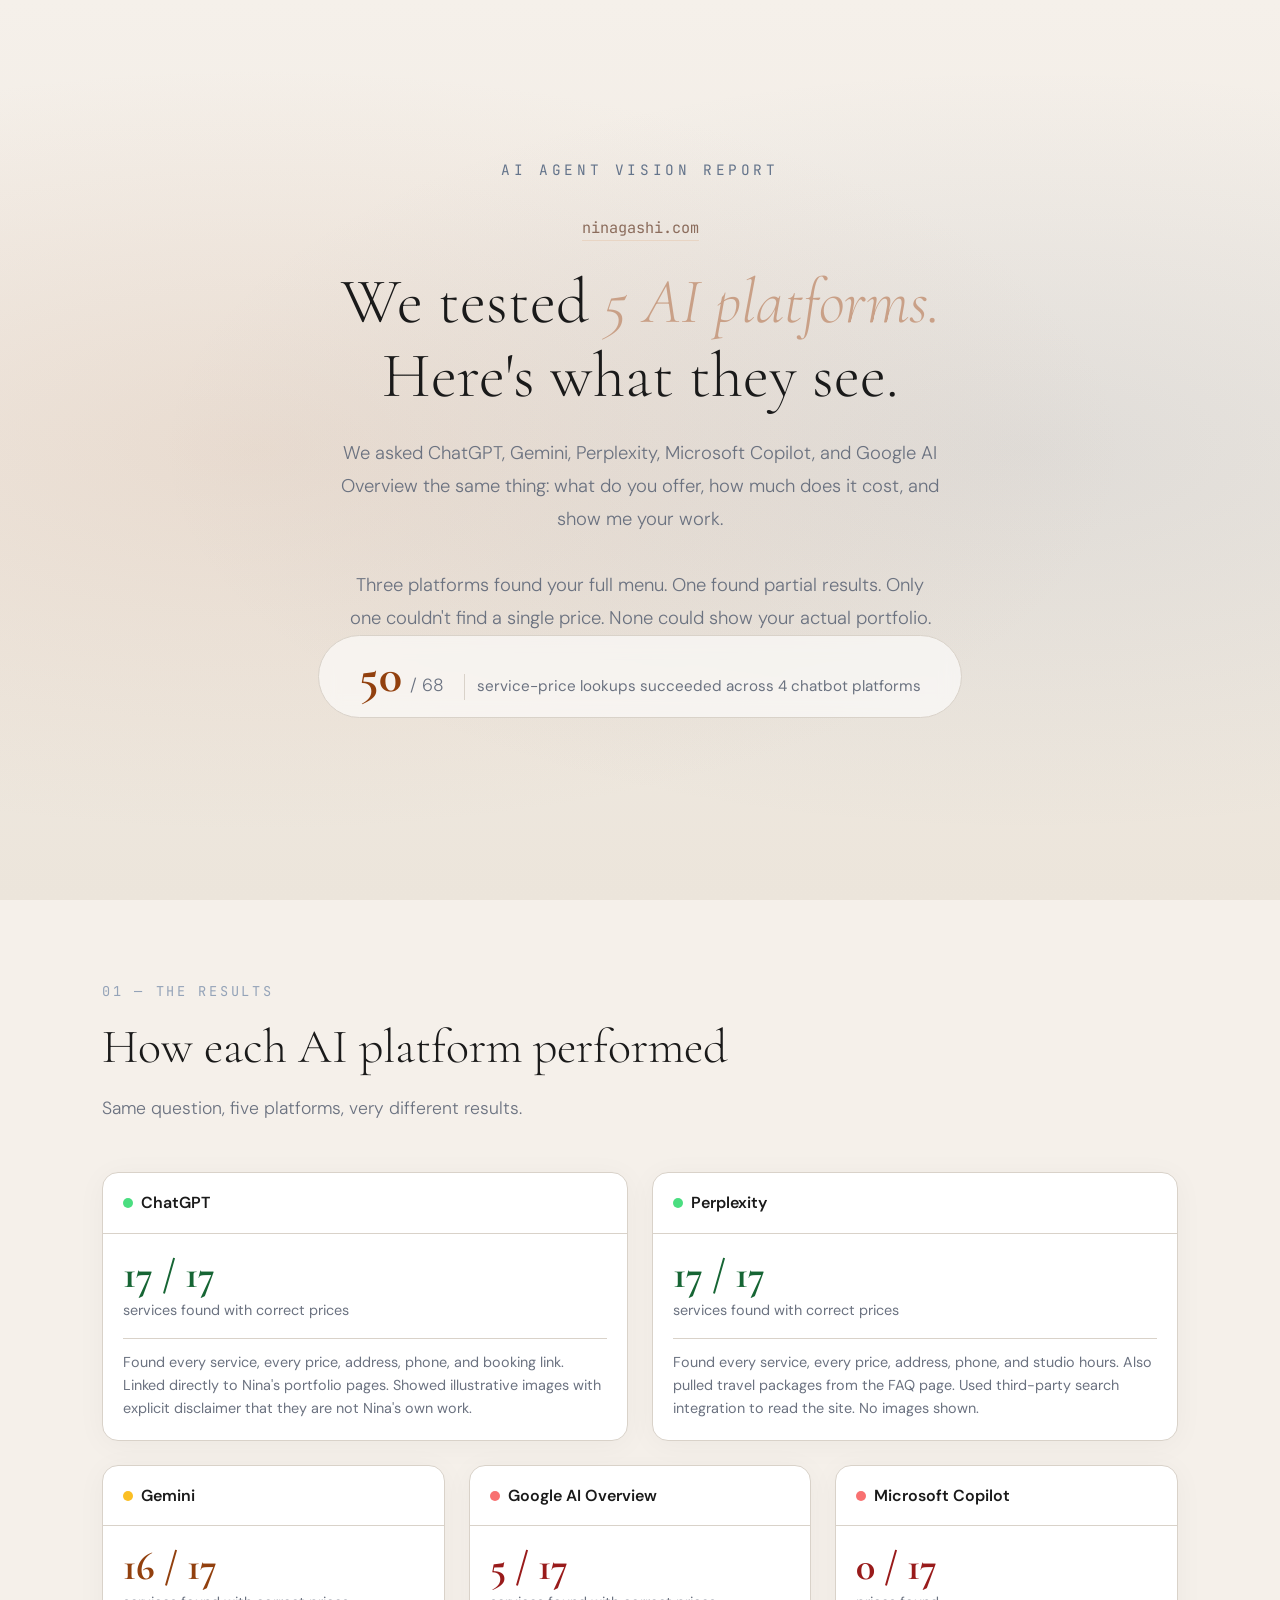
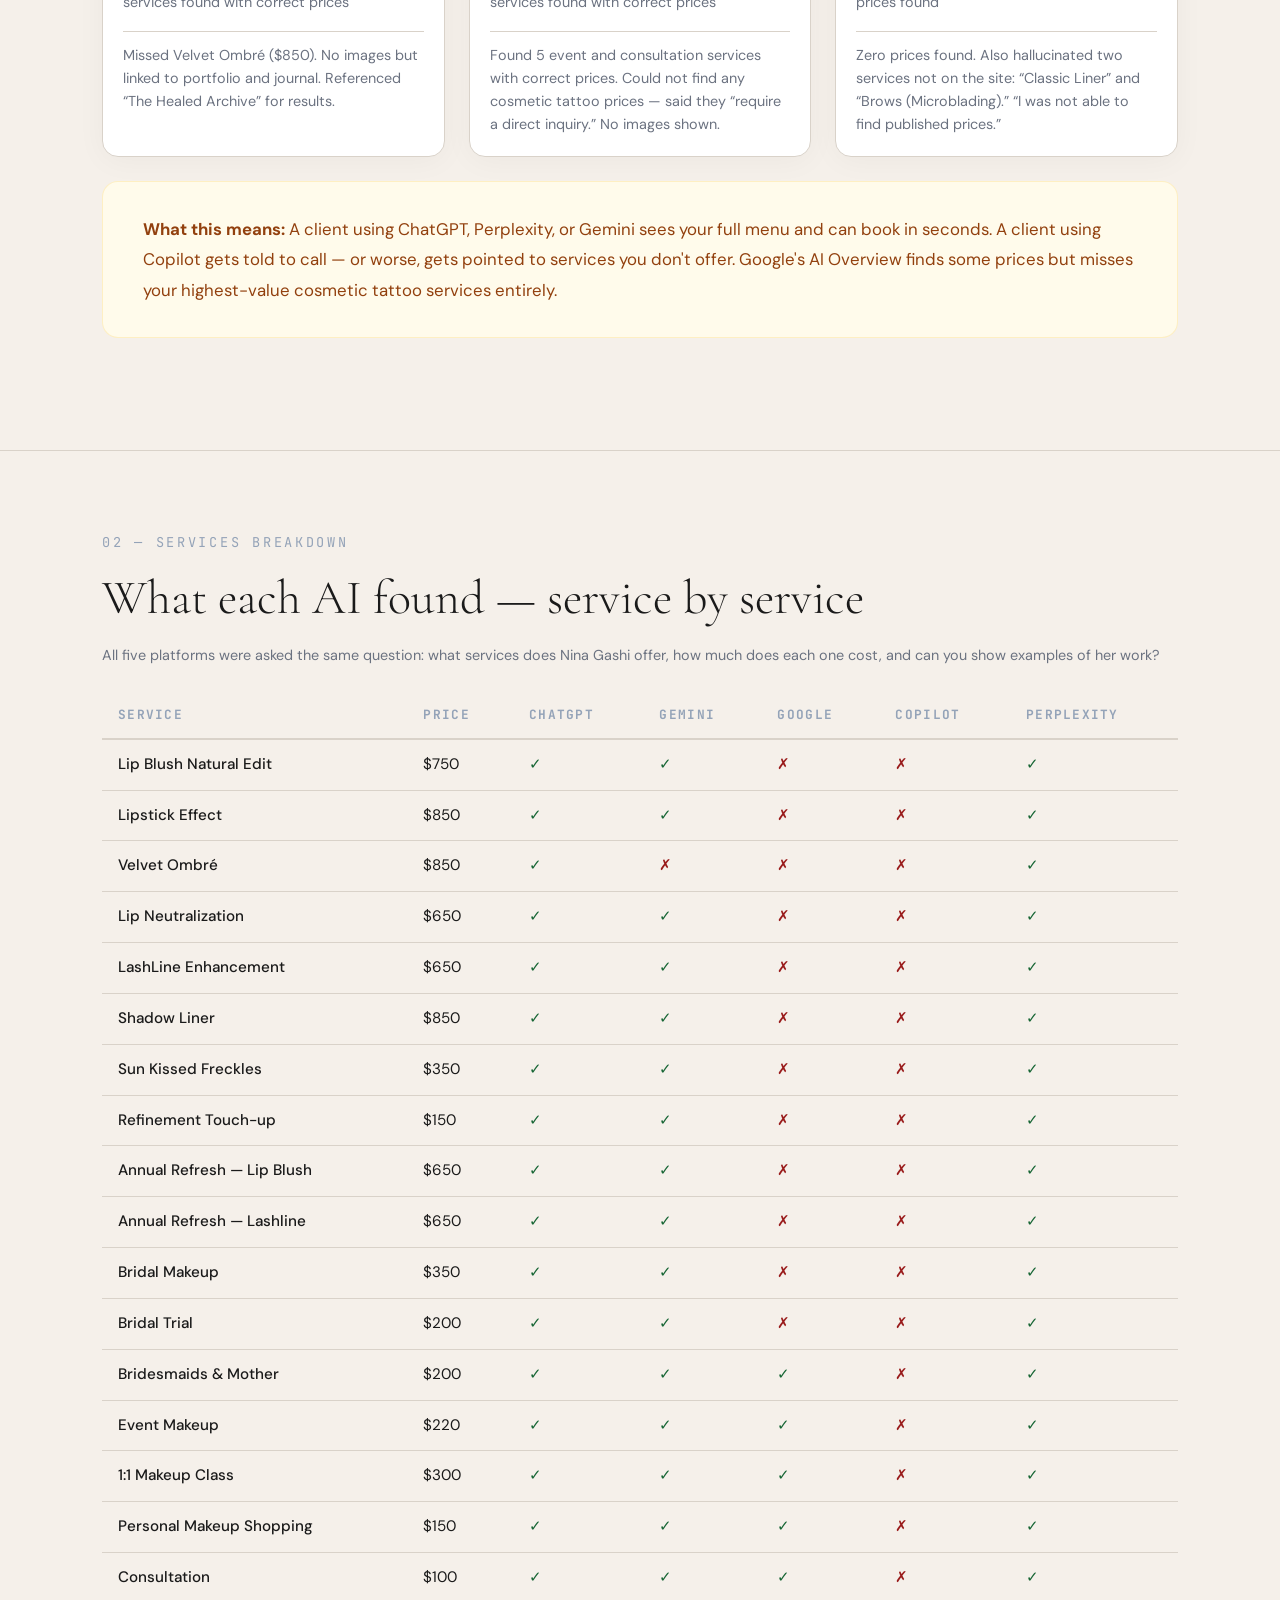
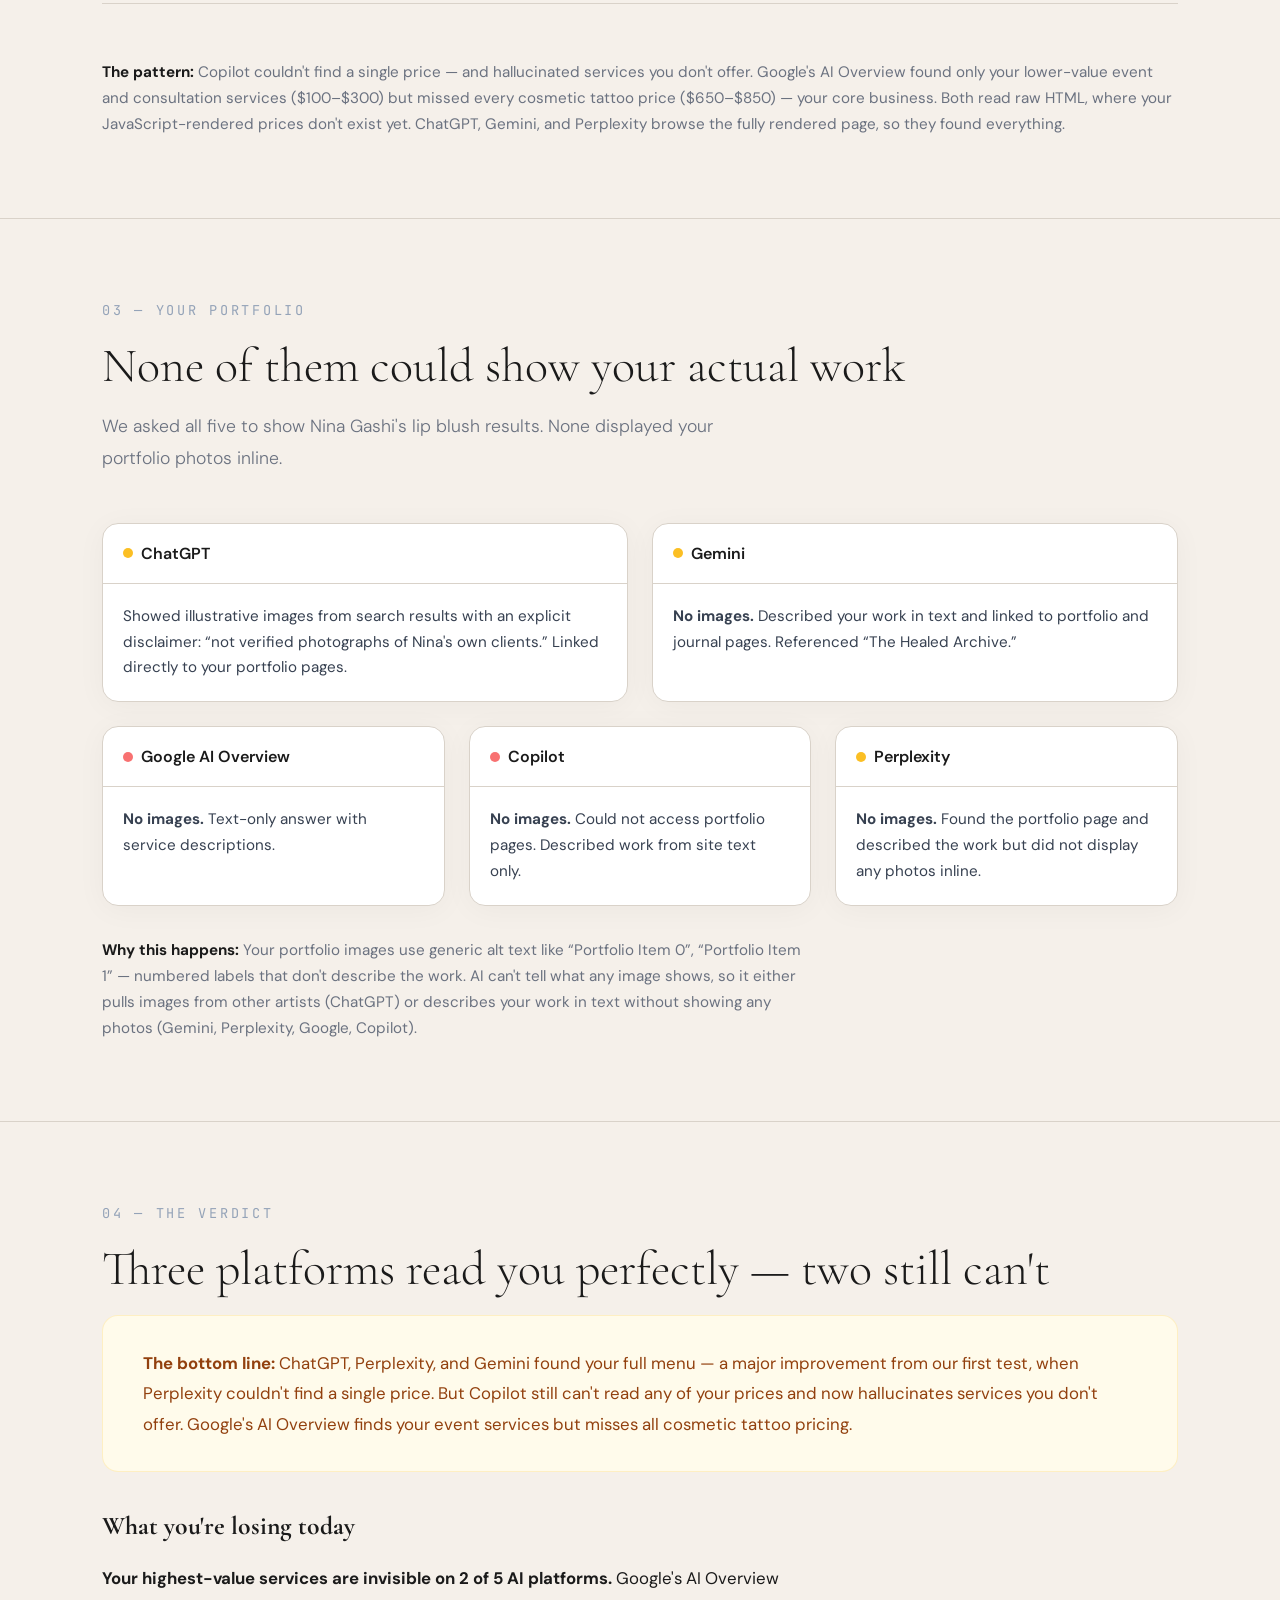
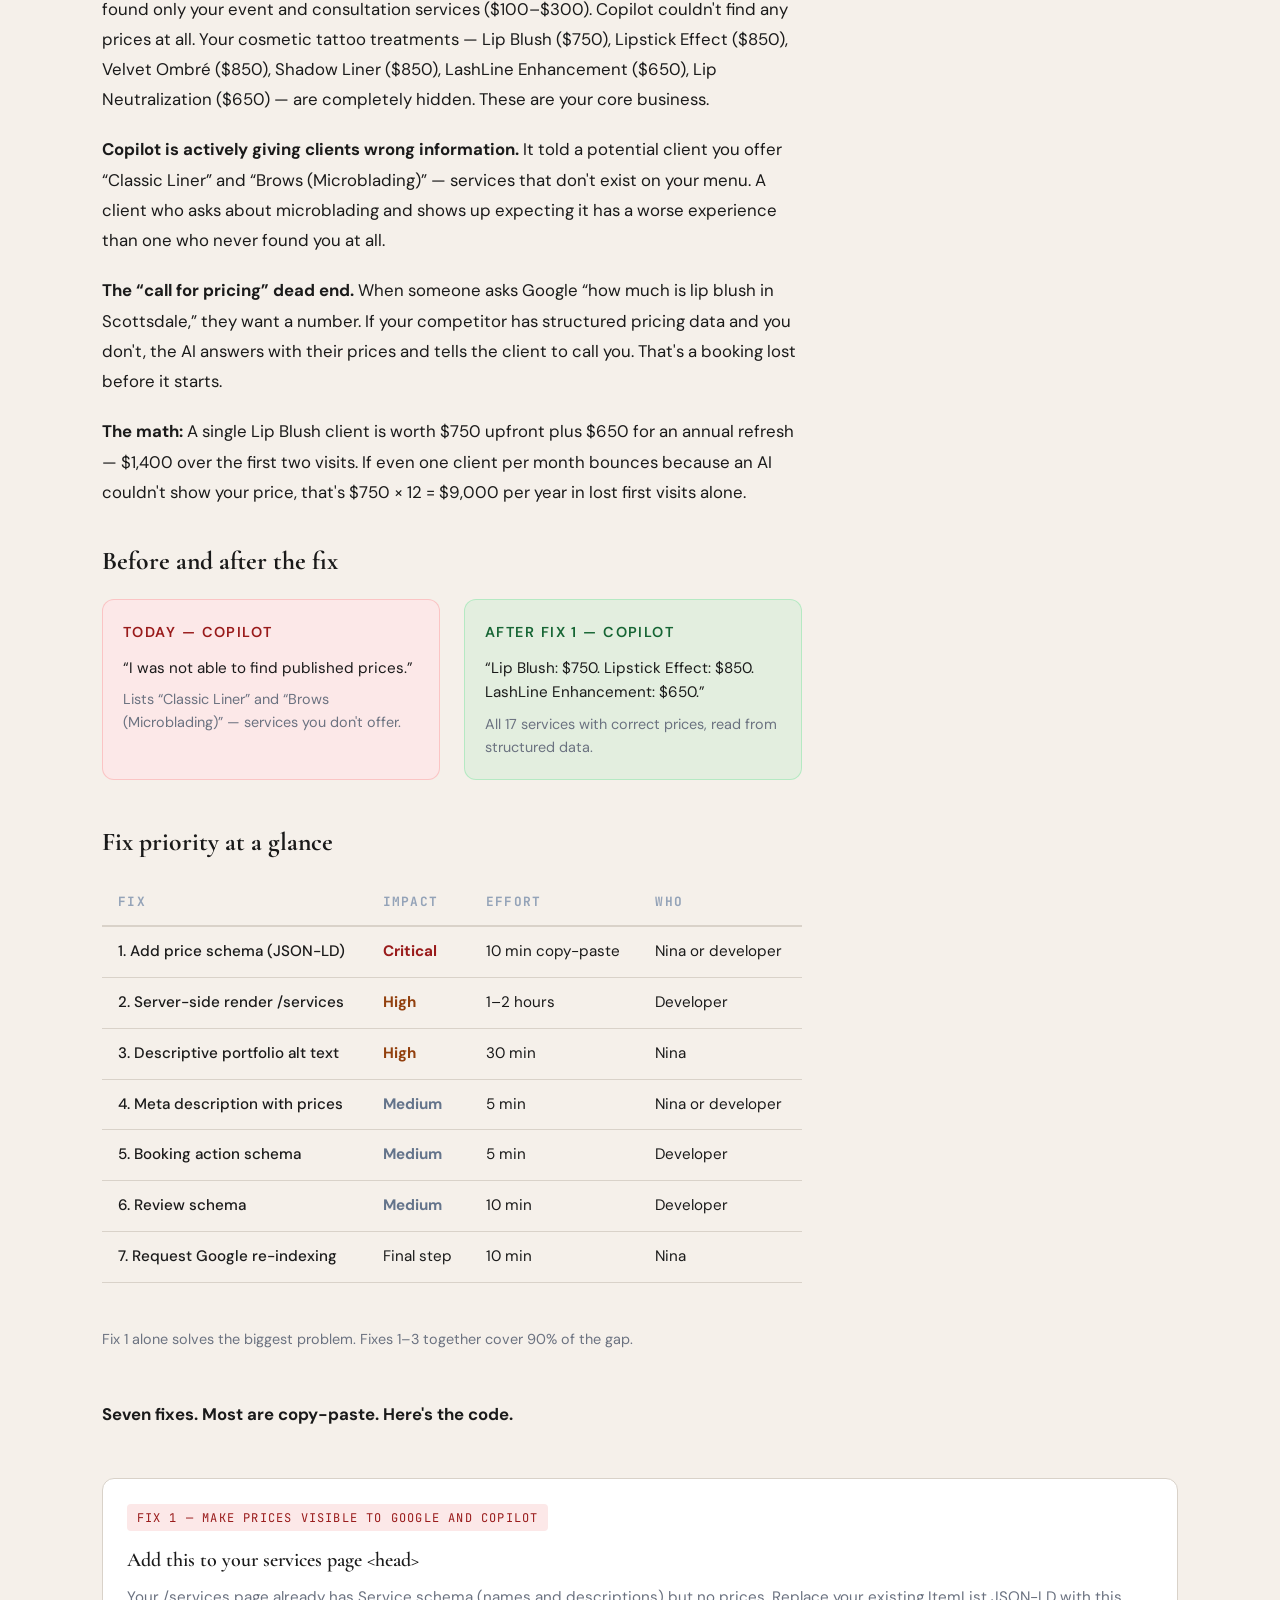
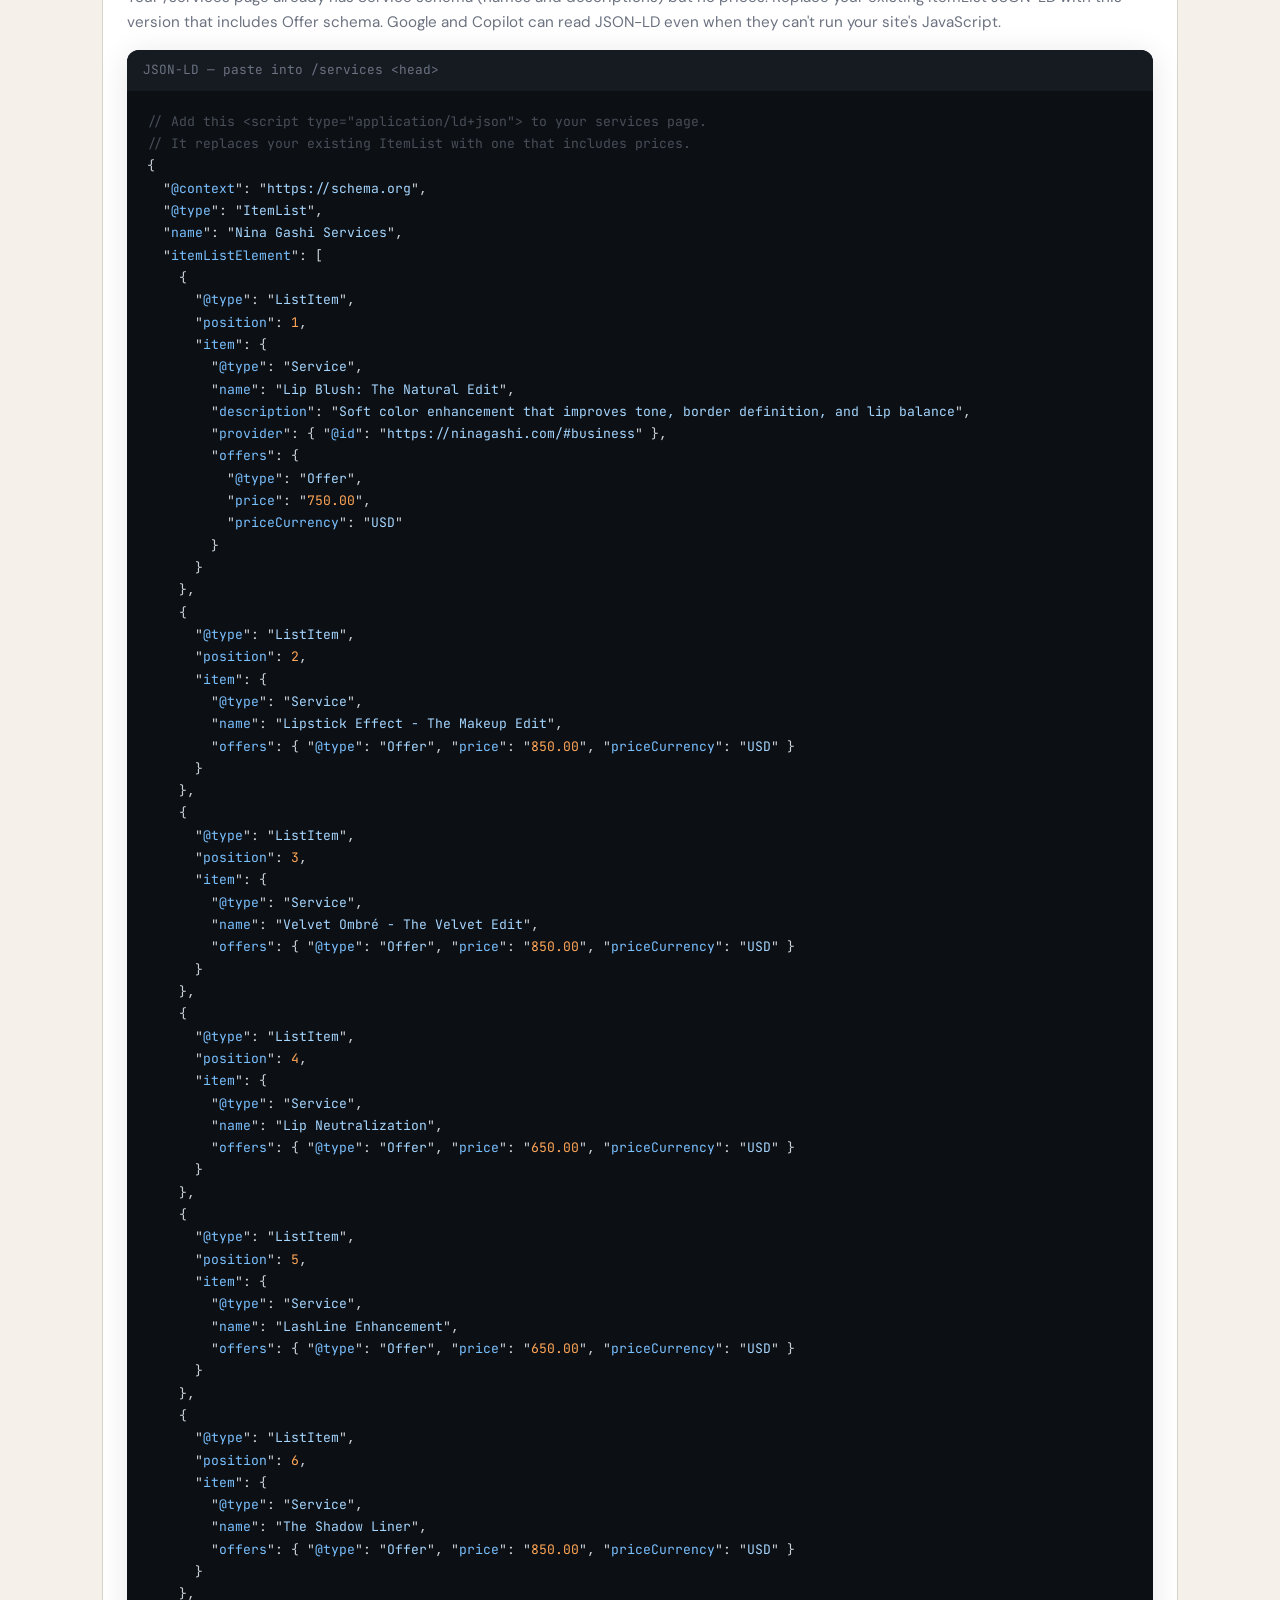
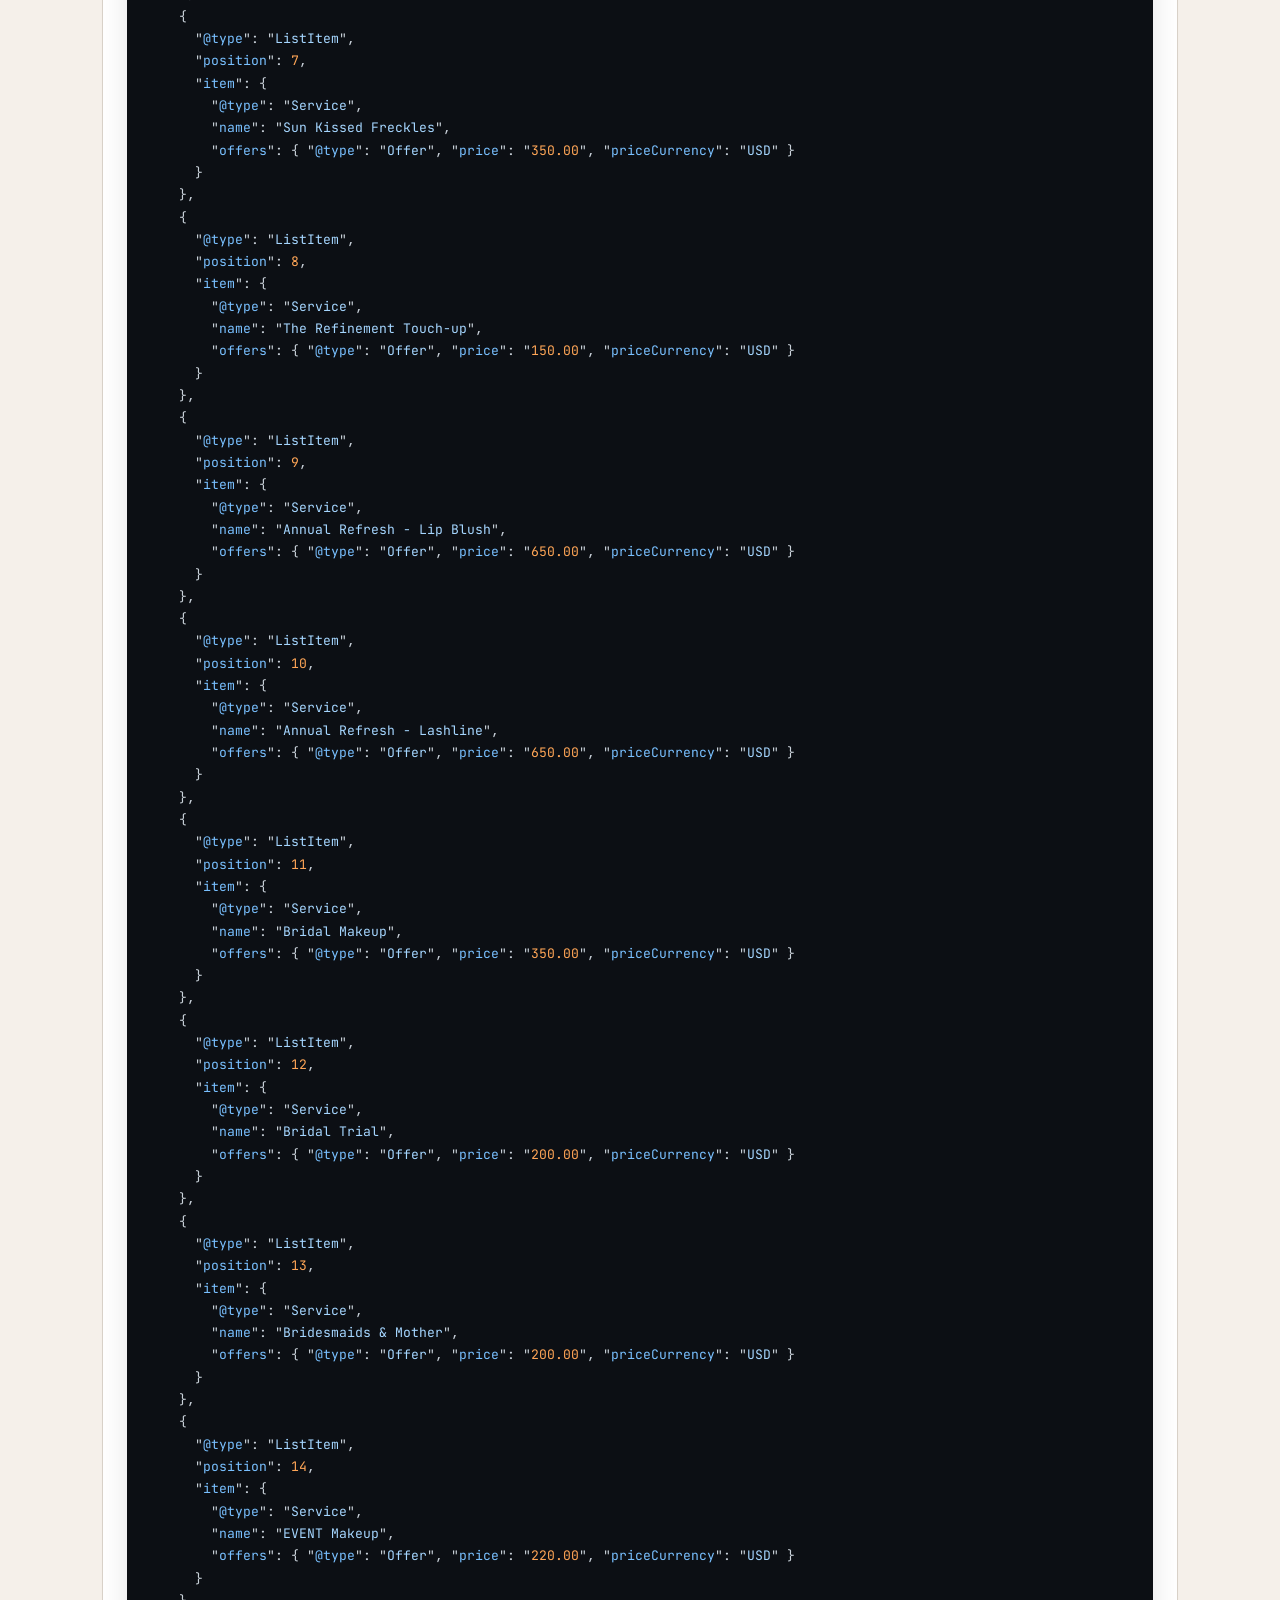
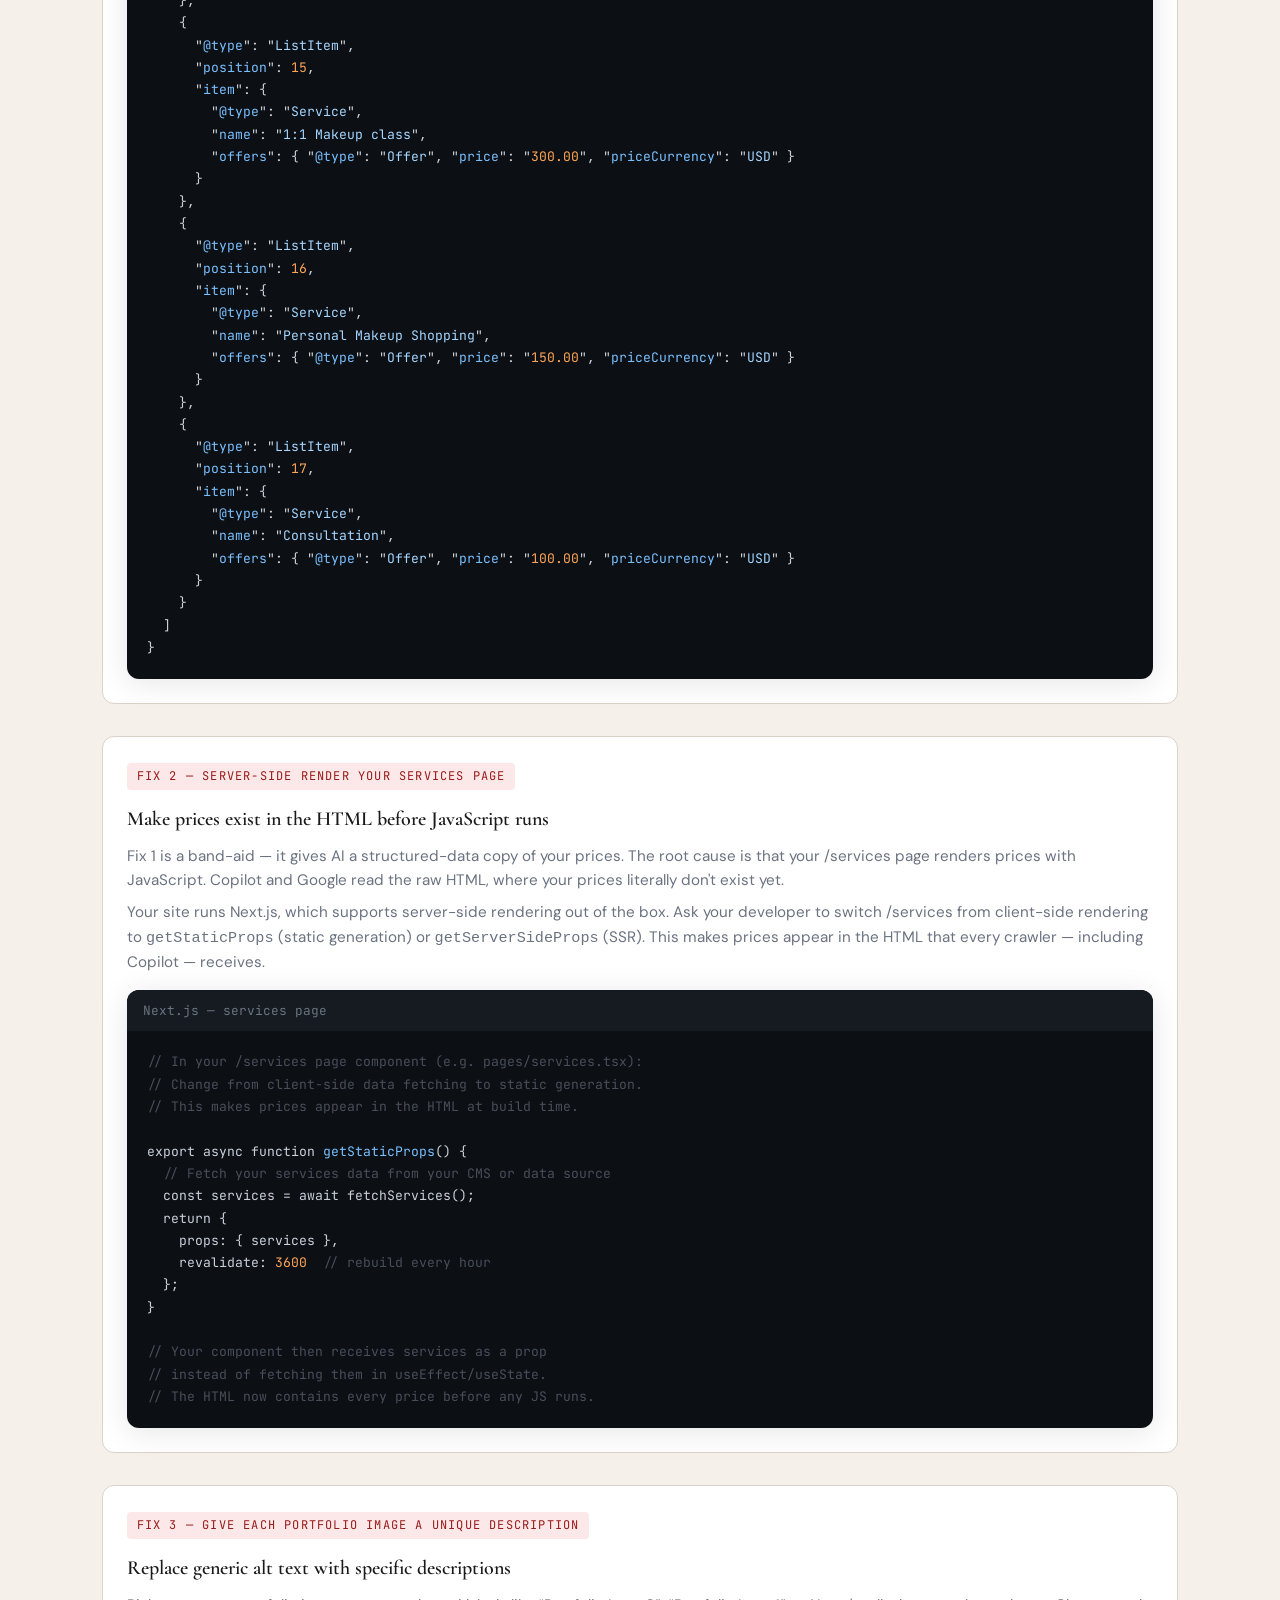
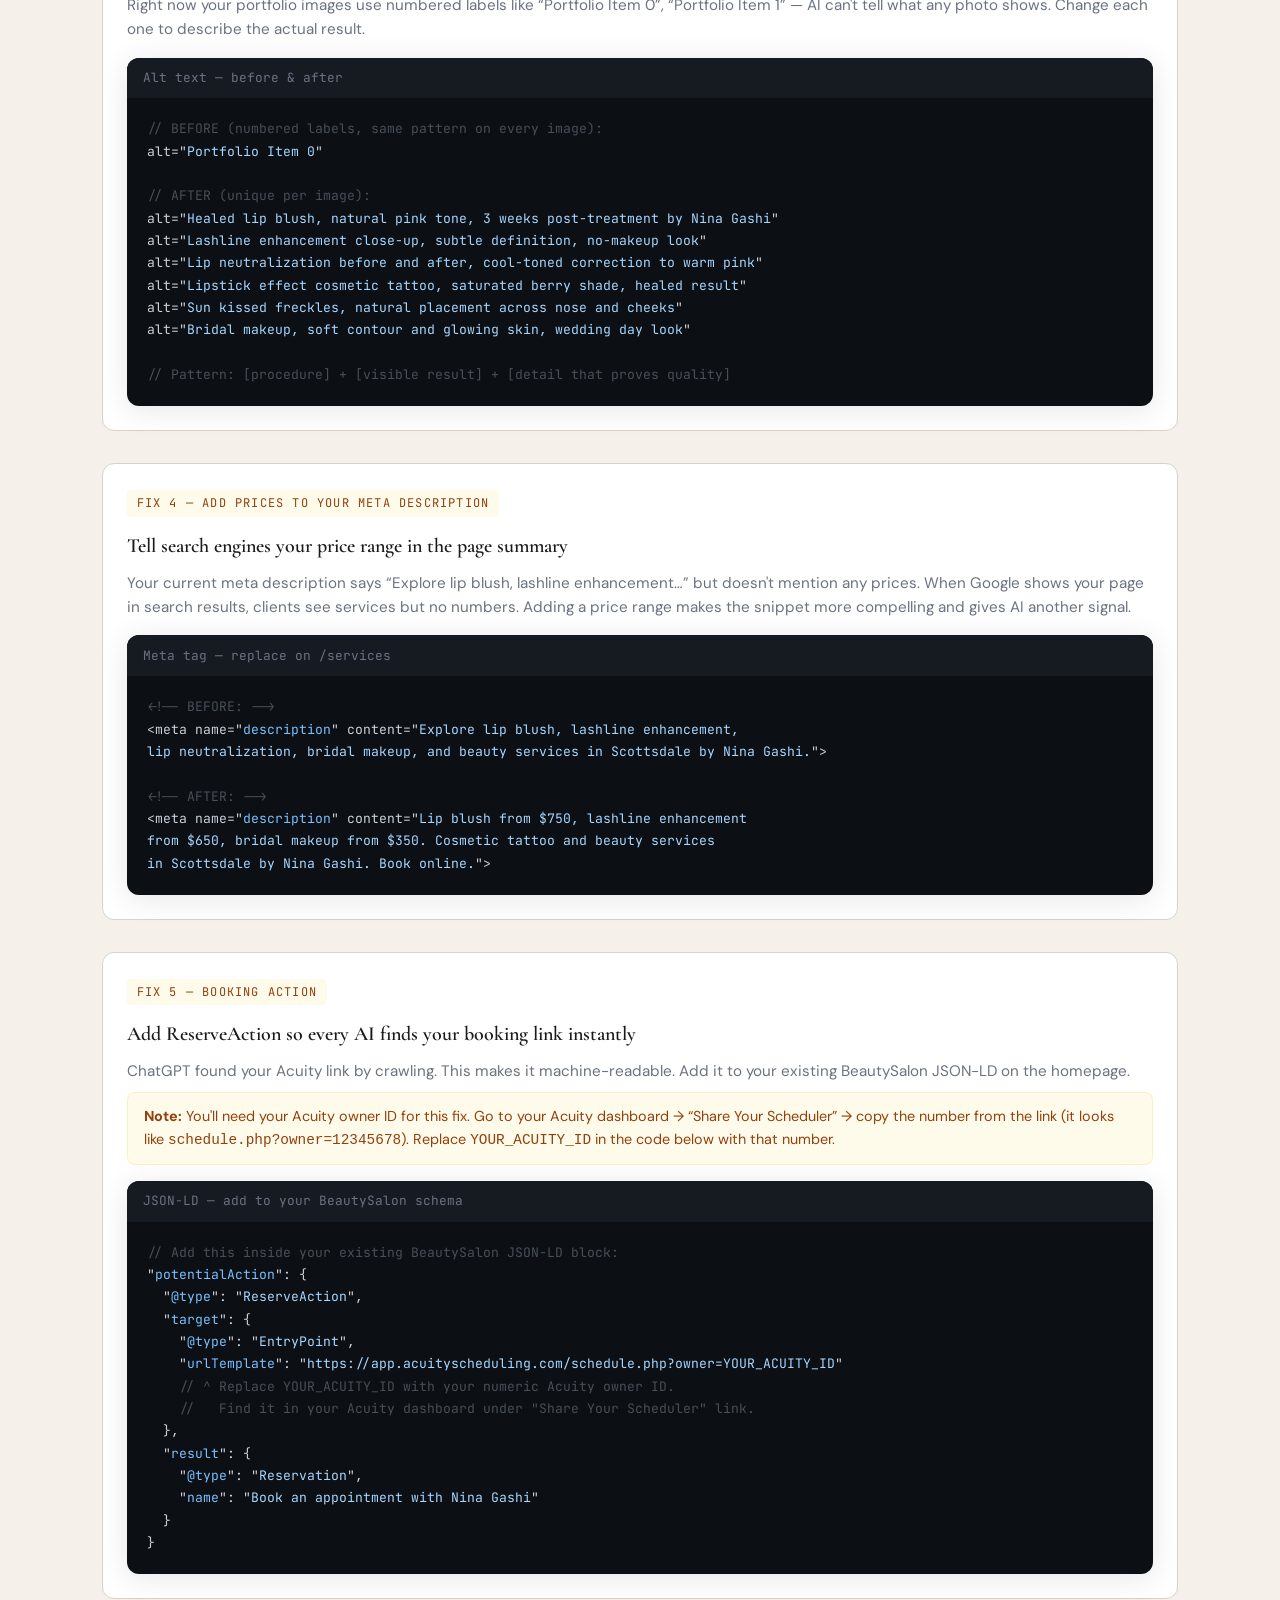
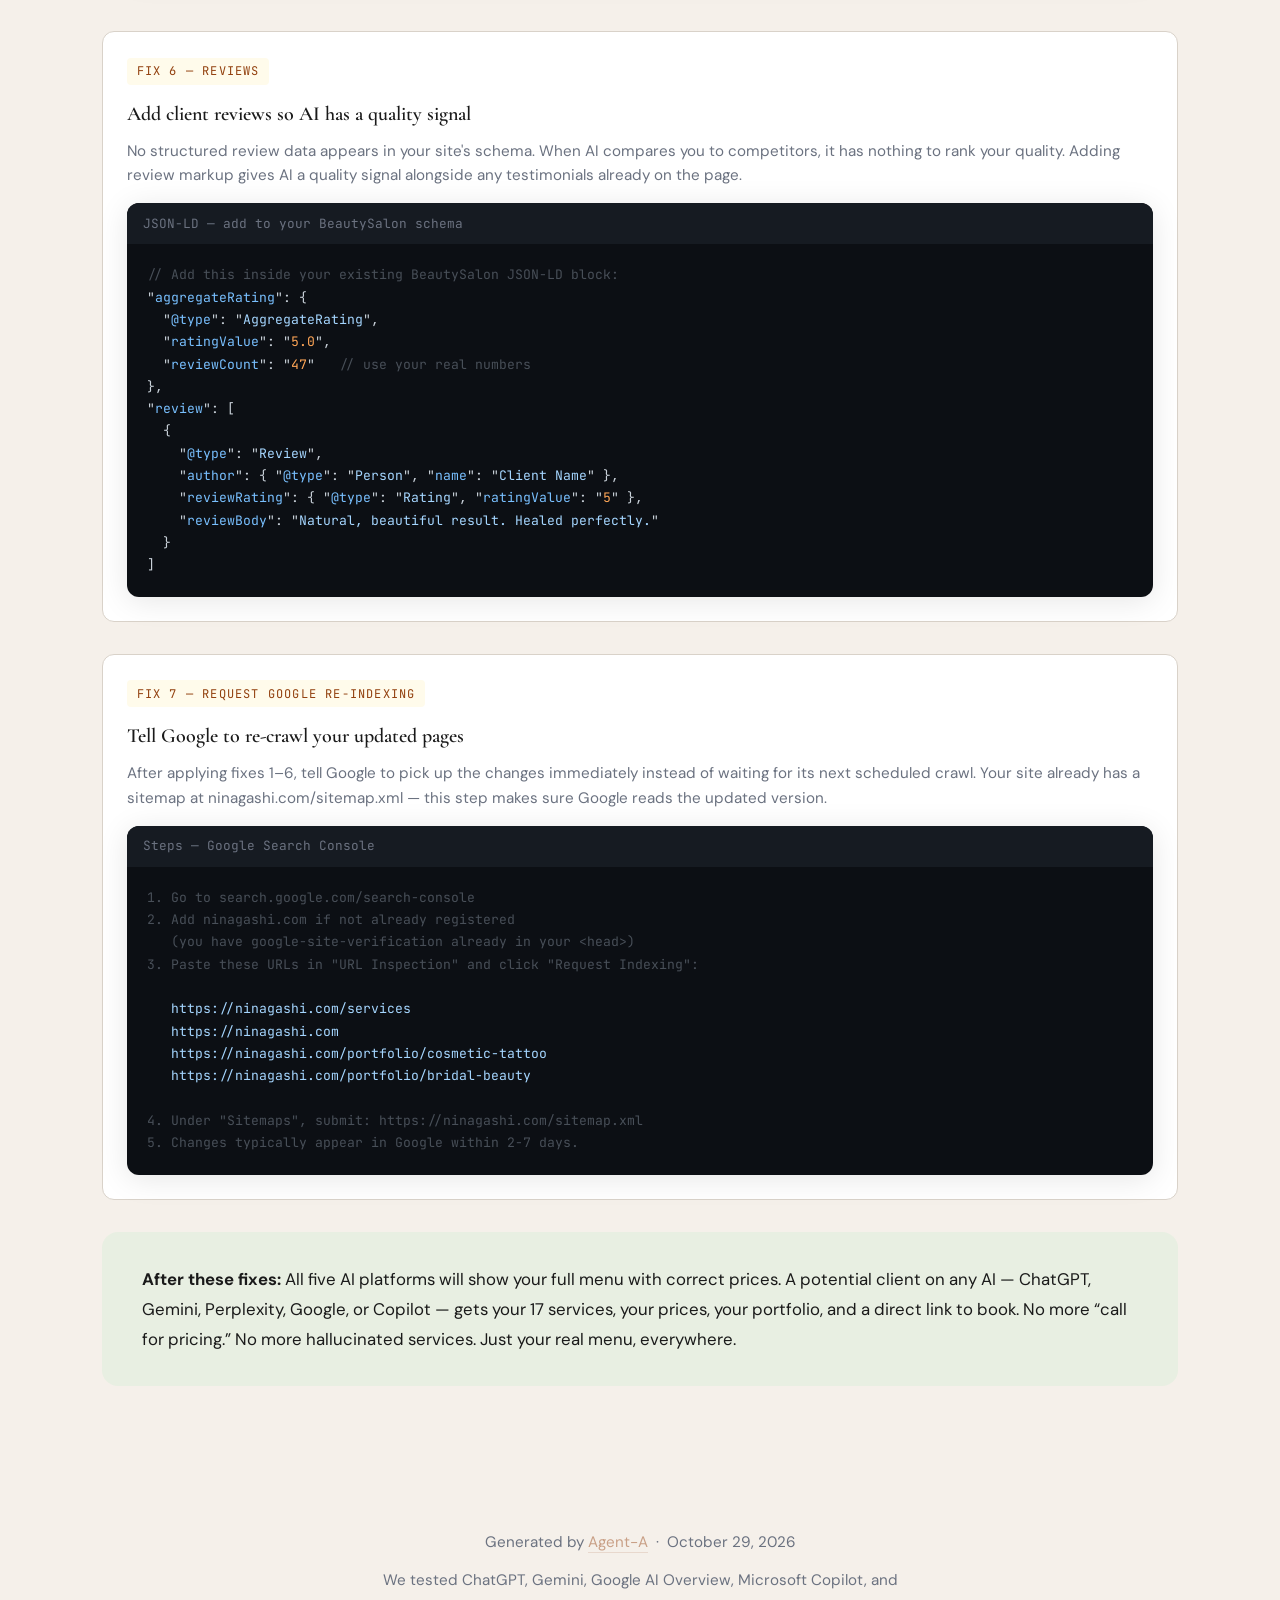
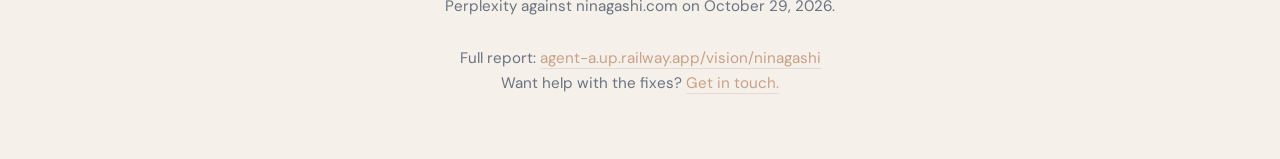
<file: readiness/ai-vision-ninagashi.html>
<!DOCTYPE html>
<html lang="en">
<head>
<meta charset="UTF-8">
<meta name="viewport" content="width=device-width, initial-scale=1.0">
<title>AI Agent Vision — ninagashi.com</title>
<link rel="preconnect" href="https://fonts.googleapis.com">
<link href="https://fonts.googleapis.com/css2?family=Cormorant+Garamond:ital,wght@0,300;0,400;0,600;0,700;1,300;1,400&family=DM+Sans:wght@300;400;500;600&family=JetBrains+Mono:wght@300;400;500&display=swap" rel="stylesheet">
<style>
  :root {
    --warm: #c9a087;
    --warm-light: #e8d5c4;
    --warm-bg: #f0e8df;
    --warm-deep: #8b6c5c;
    --cold: #64748b;
    --cold-light: #94a3b8;
    --cold-bg: #e4e7ec;
    --cold-deep: #1e293b;
    --green: #4ade80;
    --green-muted: #166534;
    --yellow: #fbbf24;
    --yellow-muted: #92400e;
    --red: #f87171;
    --red-muted: #991b1b;
    --red-soft: #fce8e8;
    --text: #1a1a1a;
    --muted: #6b7280;
    --bg: #f5f0ea;
    --divider: #d9d2c9;
  }

  * { margin: 0; padding: 0; box-sizing: border-box; }
  html { scroll-behavior: smooth; }

  body {
    font-family: 'DM Sans', sans-serif;
    background: var(--bg);
    color: var(--text);
    line-height: 1.7;
    overflow-x: hidden;
  }

  .container { max-width: 1140px; margin: 0 auto; padding: 0 2rem; }
  .serif { font-family: 'Cormorant Garamond', serif; }
  .mono { font-family: 'JetBrains Mono', monospace; }

  /* ---- HERO ---- */
  .hero {
    min-height: 100vh;
    display: flex;
    align-items: center;
    justify-content: center;
    position: relative;
    overflow: hidden;
  }
  .hero::before {
    content: '';
    position: absolute;
    inset: 0;
    background:
      radial-gradient(ellipse at 20% 50%, rgba(201,160,135,0.2) 0%, transparent 60%),
      radial-gradient(ellipse at 80% 50%, rgba(100,116,139,0.12) 0%, transparent 60%),
      linear-gradient(180deg, var(--bg) 0%, #ece5db 100%);
  }
  .hero-content {
    position: relative;
    text-align: center;
    max-width: 800px;
    padding: 4rem 2rem;
    animation: fadeUp 1.2s ease-out;
  }
  .hero-eyebrow {
    font-family: 'JetBrains Mono', monospace;
    font-size: 0.9rem;
    letter-spacing: 0.25em;
    text-transform: uppercase;
    color: var(--cold);
    margin-bottom: 2rem;
  }
  .hero h1 {
    font-family: 'Cormorant Garamond', serif;
    font-size: clamp(2.5rem, 5vw, 4.5rem);
    font-weight: 300;
    line-height: 1.15;
    color: var(--text);
    margin-bottom: 1.5rem;
  }
  .hero h1 em { font-style: italic; color: var(--warm); }
  .hero-sub {
    font-size: 1.15rem;
    color: var(--muted);
    font-weight: 300;
    max-width: 600px;
    margin: 0 auto;
    line-height: 1.8;
  }

  /* ---- SECTION ---- */
  .section { padding: 5rem 0; }
  .section-num {
    font-family: 'JetBrains Mono', monospace;
    font-size: 0.85rem;
    letter-spacing: 0.2em;
    color: var(--cold-light);
    text-transform: uppercase;
    margin-bottom: 1rem;
  }
  .section-title {
    font-family: 'Cormorant Garamond', serif;
    font-size: clamp(2rem, 4vw, 3rem);
    font-weight: 300;
    line-height: 1.2;
    margin-bottom: 1rem;
  }
  .section-lead {
    font-size: 1.1rem;
    color: var(--muted);
    font-weight: 300;
    max-width: 650px;
    margin-bottom: 3rem;
    line-height: 1.8;
  }
  .section-divider {
    height: 1px;
    background: var(--divider);
    margin: 0;
  }

  /* ---- COMPARISON TABLE ---- */
  .compare-table {
    width: 100%;
    border-collapse: collapse;
    margin-bottom: 2rem;
  }
  .compare-table th {
    text-align: left;
    font-family: 'JetBrains Mono', monospace;
    font-size: 0.8rem;
    letter-spacing: 0.1em;
    text-transform: uppercase;
    color: var(--cold-light);
    padding: 0.75rem 1rem;
    border-bottom: 2px solid var(--divider);
  }
  .compare-table td {
    padding: 0.75rem 1rem;
    border-bottom: 1px solid var(--divider);
    font-size: 0.95rem;
    vertical-align: top;
  }
  .compare-table td:first-child {
    font-weight: 500;
    white-space: nowrap;
  }
  .compare-table .good { color: var(--green-muted); }
  .compare-table .warn { color: var(--yellow-muted); }
  .compare-table .bad { color: var(--red-muted); }

  /* ---- PLATFORM CARDS ---- */
  .platform-grid {
    display: grid;
    grid-template-columns: 1fr 1fr 1fr;
    gap: 1.5rem;
    margin-bottom: 2rem;
  }
  .platform-card {
    background: white;
    border: 1px solid var(--divider);
    border-radius: 16px;
    overflow: hidden;
    box-shadow: 0 4px 30px rgba(0,0,0,0.04);
  }
  .platform-card .card-header {
    padding: 1rem 1.25rem;
    border-bottom: 1px solid var(--divider);
    font-weight: 600;
    font-size: 1rem;
    display: flex;
    align-items: center;
    gap: 0.5rem;
  }
  .platform-card .card-header .dot {
    width: 10px; height: 10px;
    border-radius: 50%;
    flex-shrink: 0;
  }
  .platform-card .card-body {
    padding: 1.25rem;
    font-size: 0.95rem;
    line-height: 1.7;
    color: #374151;
  }
  .platform-card .stat {
    font-family: 'Cormorant Garamond', serif;
    font-size: 2.5rem;
    font-weight: 700;
    line-height: 1;
    margin-bottom: 0.25rem;
  }
  .platform-card .stat-label {
    font-size: 0.9rem;
    color: var(--muted);
    margin-bottom: 1rem;
  }
  .platform-card .detail {
    font-size: 0.9rem;
    color: var(--muted);
    line-height: 1.6;
    padding-top: 0.75rem;
    border-top: 1px solid var(--divider);
  }

  /* ---- CHAT SIM ---- */
  .chat-sim {
    background: white;
    border: 1px solid var(--divider);
    border-radius: 16px;
    overflow: hidden;
    box-shadow: 0 4px 40px rgba(0,0,0,0.06);
    max-width: 800px;
    margin: 0 auto;
  }
  .chat-header {
    padding: 1rem 1.5rem;
    border-bottom: 1px solid var(--divider);
    font-weight: 500;
    font-size: 0.95rem;
    display: flex;
    align-items: center;
    gap: 0.5rem;
    color: var(--text);
  }
  .chat-header .dot {
    width: 10px; height: 10px;
    background: var(--green);
    border-radius: 50%;
  }
  .chat-body { padding: 2rem; }
  .chat-msg { margin-bottom: 1.5rem; max-width: 85%; }
  .chat-msg.user {
    margin-left: auto;
    background: #f0f0f0;
    padding: 1rem 1.25rem;
    border-radius: 16px 16px 4px 16px;
    font-size: 1rem;
  }
  .chat-msg.ai {
    padding: 1rem 0;
    font-size: 0.95rem;
    line-height: 1.7;
    color: #374151;
  }
  .chat-result {
    padding: 1rem 1.25rem;
    border-radius: 12px;
    margin-top: 0.75rem;
    font-size: 0.95rem;
    line-height: 1.7;
  }
  .chat-result.lose {
    background: var(--red-soft);
    border: 1px solid rgba(248,113,113,0.15);
    color: var(--red-muted);
  }
  .chat-result.win {
    background: #f0fdf4;
    border: 1px solid rgba(74,222,128,0.15);
    color: var(--green-muted);
  }
  .chat-result.mixed {
    background: #fffbeb;
    border: 1px solid rgba(251,191,36,0.15);
    color: var(--yellow-muted);
  }

  /* ---- FIX GRID ---- */
  .fix-grid {
    display: grid;
    grid-template-columns: 1fr 1fr;
    gap: 1.25rem;
    margin-top: 2rem;
  }
  .fix-card {
    background: white;
    border: 1px solid var(--divider);
    border-radius: 12px;
    padding: 1.5rem;
  }
  .fix-card h4 {
    font-family: 'Cormorant Garamond', serif;
    font-size: 1.25rem;
    font-weight: 600;
    margin-bottom: 0.5rem;
  }
  .fix-card p {
    font-size: 0.95rem;
    color: var(--muted);
    line-height: 1.6;
  }
  .fix-card .priority {
    display: inline-block;
    font-family: 'JetBrains Mono', monospace;
    font-size: 0.75rem;
    letter-spacing: 0.1em;
    text-transform: uppercase;
    padding: 0.2rem 0.6rem;
    border-radius: 4px;
    margin-bottom: 0.75rem;
  }
  .fix-card .priority.high {
    background: var(--red-soft);
    color: var(--red-muted);
  }
  .fix-card .priority.med {
    background: #fffbeb;
    color: var(--yellow-muted);
  }
  .fix-card .priority.low {
    background: #f0fdf4;
    color: var(--green-muted);
  }

  /* ---- CODE BLOCK ---- */
  .code-block {
    background: #0c0f14;
    border-radius: 12px;
    overflow: hidden;
    margin-top: 1rem;
    box-shadow: 0 4px 30px rgba(0,0,0,0.1);
  }
  .code-block .code-header {
    background: #161b22;
    padding: 0.6rem 1rem;
    font-family: 'JetBrains Mono', monospace;
    font-size: 0.8rem;
    color: #6b7280;
    display: flex;
    justify-content: space-between;
    align-items: center;
  }
  .code-block pre {
    padding: 1.25rem;
    font-family: 'JetBrains Mono', monospace;
    font-size: 0.82rem;
    line-height: 1.7;
    color: #c9d1d9;
    overflow-x: auto;
    margin: 0;
    white-space: pre;
  }
  .code-block pre .key { color: #79c0ff; }
  .code-block pre .str { color: #a5d6ff; }
  .code-block pre .num { color: #ffa657; }
  .code-block pre .comment { color: #484f58; }

  /* ---- VERDICT BANNER ---- */
  .verdict-banner {
    padding: 2rem 2.5rem;
    border-radius: 16px;
    margin-bottom: 2rem;
    line-height: 1.8;
    font-size: 1.05rem;
  }
  .verdict-banner.good {
    background: #f0fdf4;
    border: 1px solid rgba(74,222,128,0.2);
    color: var(--green-muted);
  }
  .verdict-banner.bad {
    background: var(--red-soft);
    border: 1px solid rgba(248,113,113,0.2);
    color: var(--red-muted);
  }
  .verdict-banner.mixed {
    background: #fffbeb;
    border: 1px solid rgba(251,191,36,0.2);
    color: var(--yellow-muted);
  }

  /* ---- FOOTER ---- */
  .footer {
    padding: 4rem 0;
    text-align: center;
    color: var(--muted);
    font-size: 0.95rem;
  }
  .footer a {
    color: var(--warm);
    text-decoration: none;
    border-bottom: 1px solid rgba(201,160,135,0.3);
  }

  @keyframes fadeUp {
    from { opacity: 0; transform: translateY(30px); }
    to   { opacity: 1; transform: translateY(0); }
  }
  .reveal {
    opacity: 0;
    transform: translateY(24px);
    transition: opacity 0.8s ease, transform 0.8s ease;
  }
  .reveal.visible {
    opacity: 1;
    transform: translateY(0);
  }

  @media (max-width: 768px) {
    .platform-grid { grid-template-columns: 1fr; }
    .fix-grid { grid-template-columns: 1fr; }
    .hero h1 { font-size: 2.2rem; }
    .section { padding: 3.5rem 0; }
  }
</style>
</head>
<body>

<!-- =========== HERO =========== -->
<section class="hero">
  <div class="hero-content">
    <div class="hero-eyebrow mono">AI Agent Vision Report</div>
    <div style="margin-bottom: 1.5rem;">
      <a href="https://ninagashi.com" target="_blank" rel="noopener" style="font-family: 'JetBrains Mono', monospace; font-size: 0.95rem; color: var(--warm-deep); text-decoration: none; border-bottom: 1px solid var(--warm-light); padding-bottom: 2px; transition: color 0.2s, border-color 0.2s;">ninagashi.com</a>
    </div>
    <h1 class="serif">We tested <em>5 AI platforms.</em><br>Here's what they see.</h1>
    <p class="hero-sub">
      We asked ChatGPT, Gemini, Perplexity, Microsoft Copilot, and
      Google AI Overview the same thing: what do you offer, how much does it cost,
      and show me your work.
      <br><br>
      Three platforms found your full menu. One found partial results.
      Only one couldn't find a single price. None could show your actual portfolio.
    </p>
    <div style="display: inline-flex; align-items: baseline; gap: 0.5rem; padding: 1rem 2.5rem; border: 1px solid var(--divider); border-radius: 100px; background: rgba(255,255,255,0.6); backdrop-filter: blur(10px); margin-bottom: 1.5rem;">
      <span class="serif" style="font-size: 3rem; font-weight: 700; color: var(--yellow-muted); line-height: 1;">50</span>
      <span style="font-size: 1.1rem; color: var(--muted); font-weight: 300;">/ 68</span>
      <span style="font-size: 0.95rem; color: var(--muted); font-weight: 400; margin-left: 0.75rem; padding-left: 0.75rem; border-left: 1px solid var(--divider);">service-price lookups succeeded across 4 chatbot platforms</span>
    </div>
  </div>
</section>

<!-- =========== SECTION 1: SCORECARD =========== -->
<section class="section">
  <div class="container reveal">
    <div class="section-num mono">01 &mdash; The results</div>
    <h2 class="section-title serif">How each AI platform performed</h2>
    <p class="section-lead">
      Same question, five platforms, very different results.
    </p>

    <div class="platform-grid" style="grid-template-columns: 1fr 1fr; margin-bottom: 1.5rem;">
      <!-- ChatGPT -->
      <div class="platform-card">
        <div class="card-header">
          <div class="dot" style="background: var(--green);"></div>
          ChatGPT
        </div>
        <div class="card-body">
          <div class="stat good" style="color: var(--green-muted);">17 / 17</div>
          <div class="stat-label">services found with correct prices</div>
          <div class="detail">
            Found every service, every price, address, phone,
            and booking link. Linked directly to Nina's portfolio pages.
            Showed illustrative images with explicit disclaimer
            that they are not Nina's own work.
          </div>
        </div>
      </div>

      <!-- Perplexity -->
      <div class="platform-card">
        <div class="card-header">
          <div class="dot" style="background: var(--green);"></div>
          Perplexity
        </div>
        <div class="card-body">
          <div class="stat good" style="color: var(--green-muted);">17 / 17</div>
          <div class="stat-label">services found with correct prices</div>
          <div class="detail">
            Found every service, every price, address, phone,
            and studio hours. Also pulled travel packages
            from the FAQ page. Used third-party search integration
            to read the site. No images shown.
          </div>
        </div>
      </div>
    </div>

    <div class="platform-grid" style="grid-template-columns: 1fr 1fr 1fr; margin-bottom: 1.5rem;">
      <!-- Gemini -->
      <div class="platform-card">
        <div class="card-header">
          <div class="dot" style="background: var(--yellow);"></div>
          Gemini
        </div>
        <div class="card-body">
          <div class="stat warn" style="color: var(--yellow-muted);">16 / 17</div>
          <div class="stat-label">services found with correct prices</div>
          <div class="detail">
            Missed Velvet Ombr&eacute; ($850).
            No images but linked to portfolio and journal.
            Referenced &ldquo;The Healed Archive&rdquo; for results.
          </div>
        </div>
      </div>

      <!-- Google AI Overview -->
      <div class="platform-card">
        <div class="card-header">
          <div class="dot" style="background: var(--red);"></div>
          Google AI Overview
        </div>
        <div class="card-body">
          <div class="stat bad" style="color: var(--red-muted);">5 / 17</div>
          <div class="stat-label">services found with correct prices</div>
          <div class="detail">
            Found 5 event and consultation services with correct prices.
            Could not find any cosmetic tattoo prices &mdash;
            said they &ldquo;require a direct inquiry.&rdquo;
            No images shown.
          </div>
        </div>
      </div>

      <!-- Copilot -->
      <div class="platform-card">
        <div class="card-header">
          <div class="dot" style="background: var(--red);"></div>
          Microsoft Copilot
        </div>
        <div class="card-body">
          <div class="stat bad" style="color: var(--red-muted);">0 / 17</div>
          <div class="stat-label">prices found</div>
          <div class="detail">
            Zero prices found. Also hallucinated two services
            not on the site: &ldquo;Classic Liner&rdquo;
            and &ldquo;Brows (Microblading).&rdquo;
            &ldquo;I was not able to find published prices.&rdquo;
          </div>
        </div>
      </div>
    </div>

    <!-- What this means -->
    <div class="verdict-banner mixed">
      <strong>What this means:</strong> A client using ChatGPT, Perplexity, or Gemini
      sees your full menu and can book in seconds. A client using Copilot gets told
      to call &mdash; or worse, gets pointed to services you don't offer.
      Google's AI Overview finds some prices but misses your highest-value
      cosmetic tattoo services entirely.
    </div>
  </div>
</section>

<div class="section-divider"></div>

<!-- =========== SECTION 2: SERVICES DETAIL =========== -->
<section class="section">
  <div class="container reveal">
    <div class="section-num mono">02 &mdash; Services breakdown</div>
    <h2 class="section-title serif">What each AI found &mdash; service by service</h2>
    <p style="color: var(--muted); font-size: 0.9rem; margin-bottom: 1.5rem;">
      All five platforms were asked the same question: what services does Nina Gashi offer,
      how much does each one cost, and can you show examples of her work?
    </p>

    <div style="overflow-x: auto;">
    <table class="compare-table">
      <thead>
        <tr>
          <th>Service</th>
          <th>Price</th>
          <th>ChatGPT</th>
          <th>Gemini</th>
          <th>Google</th>
          <th>Copilot</th>
          <th>Perplexity</th>
        </tr>
      </thead>
      <tbody>
        <tr><td>Lip Blush Natural Edit</td><td>$750</td><td class="good">&check;</td><td class="good">&check;</td><td class="bad">&cross;</td><td class="bad">&cross;</td><td class="good">&check;</td></tr>
        <tr><td>Lipstick Effect</td><td>$850</td><td class="good">&check;</td><td class="good">&check;</td><td class="bad">&cross;</td><td class="bad">&cross;</td><td class="good">&check;</td></tr>
        <tr><td>Velvet Ombr&eacute;</td><td>$850</td><td class="good">&check;</td><td class="bad">&cross;</td><td class="bad">&cross;</td><td class="bad">&cross;</td><td class="good">&check;</td></tr>
        <tr><td>Lip Neutralization</td><td>$650</td><td class="good">&check;</td><td class="good">&check;</td><td class="bad">&cross;</td><td class="bad">&cross;</td><td class="good">&check;</td></tr>
        <tr><td>LashLine Enhancement</td><td>$650</td><td class="good">&check;</td><td class="good">&check;</td><td class="bad">&cross;</td><td class="bad">&cross;</td><td class="good">&check;</td></tr>
        <tr><td>Shadow Liner</td><td>$850</td><td class="good">&check;</td><td class="good">&check;</td><td class="bad">&cross;</td><td class="bad">&cross;</td><td class="good">&check;</td></tr>
        <tr><td>Sun Kissed Freckles</td><td>$350</td><td class="good">&check;</td><td class="good">&check;</td><td class="bad">&cross;</td><td class="bad">&cross;</td><td class="good">&check;</td></tr>
        <tr><td>Refinement Touch-up</td><td>$150</td><td class="good">&check;</td><td class="good">&check;</td><td class="bad">&cross;</td><td class="bad">&cross;</td><td class="good">&check;</td></tr>
        <tr><td>Annual Refresh &mdash; Lip Blush</td><td>$650</td><td class="good">&check;</td><td class="good">&check;</td><td class="bad">&cross;</td><td class="bad">&cross;</td><td class="good">&check;</td></tr>
        <tr><td>Annual Refresh &mdash; Lashline</td><td>$650</td><td class="good">&check;</td><td class="good">&check;</td><td class="bad">&cross;</td><td class="bad">&cross;</td><td class="good">&check;</td></tr>
        <tr><td>Bridal Makeup</td><td>$350</td><td class="good">&check;</td><td class="good">&check;</td><td class="bad">&cross;</td><td class="bad">&cross;</td><td class="good">&check;</td></tr>
        <tr><td>Bridal Trial</td><td>$200</td><td class="good">&check;</td><td class="good">&check;</td><td class="bad">&cross;</td><td class="bad">&cross;</td><td class="good">&check;</td></tr>
        <tr><td>Bridesmaids &amp; Mother</td><td>$200</td><td class="good">&check;</td><td class="good">&check;</td><td class="good">&check;</td><td class="bad">&cross;</td><td class="good">&check;</td></tr>
        <tr><td>Event Makeup</td><td>$220</td><td class="good">&check;</td><td class="good">&check;</td><td class="good">&check;</td><td class="bad">&cross;</td><td class="good">&check;</td></tr>
        <tr><td>1:1 Makeup Class</td><td>$300</td><td class="good">&check;</td><td class="good">&check;</td><td class="good">&check;</td><td class="bad">&cross;</td><td class="good">&check;</td></tr>
        <tr><td>Personal Makeup Shopping</td><td>$150</td><td class="good">&check;</td><td class="good">&check;</td><td class="good">&check;</td><td class="bad">&cross;</td><td class="good">&check;</td></tr>
        <tr><td>Consultation</td><td>$100</td><td class="good">&check;</td><td class="good">&check;</td><td class="good">&check;</td><td class="bad">&cross;</td><td class="good">&check;</td></tr>
      </tbody>
    </table>
    </div>

    <p style="color: var(--muted); font-size: 0.95rem; line-height: 1.7; margin-top: 1.5rem;">
      <strong style="color: var(--text);">The pattern:</strong>
      Copilot couldn't find a single price &mdash; and hallucinated services you don't offer.
      Google's AI Overview found only your lower-value event and consultation services ($100&ndash;$300)
      but missed every cosmetic tattoo price ($650&ndash;$850) &mdash; your core business.
      Both read raw HTML, where your JavaScript-rendered prices don't exist yet.
      ChatGPT, Gemini, and Perplexity browse the fully rendered page, so they found everything.
    </p>
  </div>
</section>

<div class="section-divider"></div>

<!-- =========== SECTION 3: IMAGES =========== -->
<section class="section">
  <div class="container reveal">
    <div class="section-num mono">03 &mdash; Your portfolio</div>
    <h2 class="section-title serif">None of them could show your actual work</h2>
    <p class="section-lead">
      We asked all five to show Nina Gashi's lip blush results.
      None displayed your portfolio photos inline.
    </p>

    <div class="platform-grid" style="grid-template-columns: 1fr 1fr; margin-bottom: 1.5rem;">
      <div class="platform-card">
        <div class="card-header">
          <div class="dot" style="background: var(--yellow);"></div>
          ChatGPT
        </div>
        <div class="card-body">
          Showed illustrative images from search results
          with an explicit disclaimer: &ldquo;not verified photographs
          of Nina's own clients.&rdquo;
          Linked directly to your portfolio pages.
        </div>
      </div>
      <div class="platform-card">
        <div class="card-header">
          <div class="dot" style="background: var(--yellow);"></div>
          Gemini
        </div>
        <div class="card-body">
          <strong>No images.</strong>
          Described your work in text and linked
          to portfolio and journal pages.
          Referenced &ldquo;The Healed Archive.&rdquo;
        </div>
      </div>
    </div>
    <div class="platform-grid" style="grid-template-columns: 1fr 1fr 1fr; margin-bottom: 2rem;">
      <div class="platform-card">
        <div class="card-header">
          <div class="dot" style="background: var(--red);"></div>
          Google AI Overview
        </div>
        <div class="card-body">
          <strong>No images.</strong>
          Text-only answer with service descriptions.
        </div>
      </div>
      <div class="platform-card">
        <div class="card-header">
          <div class="dot" style="background: var(--red);"></div>
          Copilot
        </div>
        <div class="card-body">
          <strong>No images.</strong>
          Could not access portfolio pages.
          Described work from site text only.
        </div>
      </div>
      <div class="platform-card">
        <div class="card-header">
          <div class="dot" style="background: var(--yellow);"></div>
          Perplexity
        </div>
        <div class="card-body">
          <strong>No images.</strong>
          Found the portfolio page and described the work
          but did not display any photos inline.
        </div>
      </div>
    </div>

    <p style="color: var(--muted); font-size: 0.95rem; line-height: 1.7; max-width: 700px;">
      <strong style="color: var(--text);">Why this happens:</strong>
      Your portfolio images use generic alt text like
      &ldquo;Portfolio Item 0&rdquo;, &ldquo;Portfolio Item 1&rdquo; &mdash;
      numbered labels that don't describe the work. AI can't tell what any image shows,
      so it either pulls images from other artists (ChatGPT) or describes your
      work in text without showing any photos (Gemini, Perplexity, Google, Copilot).
    </p>
  </div>
</section>

<div class="section-divider"></div>

<!-- =========== SECTION 4: VERDICT + FIXES =========== -->
<section class="section">
  <div class="container reveal">
    <div class="section-num mono">04 &mdash; The verdict</div>
    <h2 class="section-title serif">Three platforms read you perfectly &mdash; two still can't</h2>

    <div class="verdict-banner mixed" style="margin-bottom: 2rem;">
      <strong>The bottom line:</strong> ChatGPT, Perplexity, and Gemini found your full menu &mdash;
      a major improvement from our first test, when Perplexity couldn't find a single price.
      But Copilot still can't read any of your prices and now hallucinates services you don't offer.
      Google's AI Overview finds your event services but misses all cosmetic tattoo pricing.
    </div>

    <!-- What you're losing today -->
    <div style="margin-bottom: 2rem; max-width: 700px;">
      <h3 class="serif" style="font-size: 1.6rem; margin-bottom: 1rem;">What you're losing today</h3>

      <p style="font-size: 1.05rem; line-height: 1.8; color: var(--text); margin-bottom: 1.25rem;">
        <strong>Your highest-value services are invisible on 2 of 5 AI platforms.</strong>
        Google's AI Overview found only your event and consultation services
        ($100&ndash;$300). Copilot couldn't find any prices at all. Your cosmetic tattoo treatments &mdash;
        Lip Blush ($750), Lipstick Effect ($850), Velvet Ombr&eacute; ($850),
        Shadow Liner ($850), LashLine Enhancement ($650), Lip Neutralization ($650)
        &mdash; are completely hidden. These are your core business.
      </p>

      <p style="font-size: 1.05rem; line-height: 1.8; color: var(--text); margin-bottom: 1.25rem;">
        <strong>Copilot is actively giving clients wrong information.</strong>
        It told a potential client you offer &ldquo;Classic Liner&rdquo; and
        &ldquo;Brows (Microblading)&rdquo; &mdash; services that don't exist on your menu.
        A client who asks about microblading and shows up expecting it
        has a worse experience than one who never found you at all.
      </p>

      <p style="font-size: 1.05rem; line-height: 1.8; color: var(--text); margin-bottom: 1.25rem;">
        <strong>The &ldquo;call for pricing&rdquo; dead end.</strong>
        When someone asks Google &ldquo;how much is lip blush in Scottsdale,&rdquo;
        they want a number. If your competitor has structured pricing data and you don't,
        the AI answers with their prices and tells the client to call you.
        That's a booking lost before it starts.
      </p>

      <p style="font-size: 1.05rem; line-height: 1.8; color: var(--text); margin-bottom: 1.25rem;">
        <strong>The math:</strong>
        A single Lip Blush client is worth $750 upfront plus $650 for an annual refresh
        &mdash; $1,400 over the first two visits. If even one client per month
        bounces because an AI couldn't show your price, that's
        $750 &times; 12 = $9,000 per year in lost first visits alone.
      </p>
    </div>

    <!-- Before / After -->
    <div style="margin-bottom: 2.5rem; max-width: 700px;">
      <h3 class="serif" style="font-size: 1.6rem; margin-bottom: 1rem;">Before and after the fix</h3>
      <div style="display: grid; grid-template-columns: 1fr 1fr; gap: 1.5rem; margin-bottom: 1rem;">
        <div style="padding: 1.25rem; background: var(--red-soft); border-radius: 12px; border: 1px solid rgba(248,113,113,0.3);">
          <div style="font-weight: 600; color: var(--red-muted); margin-bottom: 0.75rem; font-size: 0.9rem; text-transform: uppercase; letter-spacing: 0.1em;">Today &mdash; Copilot</div>
          <p style="font-size: 0.95rem; line-height: 1.6; color: var(--text); margin-bottom: 0.5rem;">
            &ldquo;I was not able to find published prices.&rdquo;
          </p>
          <p style="font-size: 0.9rem; line-height: 1.6; color: var(--muted);">
            Lists &ldquo;Classic Liner&rdquo; and &ldquo;Brows (Microblading)&rdquo;
            &mdash; services you don't offer.
          </p>
        </div>
        <div style="padding: 1.25rem; background: rgba(74,222,128,0.1); border-radius: 12px; border: 1px solid rgba(74,222,128,0.3);">
          <div style="font-weight: 600; color: var(--green-muted); margin-bottom: 0.75rem; font-size: 0.9rem; text-transform: uppercase; letter-spacing: 0.1em;">After Fix 1 &mdash; Copilot</div>
          <p style="font-size: 0.95rem; line-height: 1.6; color: var(--text); margin-bottom: 0.5rem;">
            &ldquo;Lip Blush: $750. Lipstick Effect: $850. LashLine Enhancement: $650.&rdquo;
          </p>
          <p style="font-size: 0.9rem; line-height: 1.6; color: var(--muted);">
            All 17 services with correct prices, read from structured data.
          </p>
        </div>
      </div>
    </div>

    <!-- Priority table -->
    <div style="margin-bottom: 3rem; max-width: 700px;">
      <h3 class="serif" style="font-size: 1.6rem; margin-bottom: 1rem;">Fix priority at a glance</h3>
      <div style="overflow-x: auto;">
        <table class="compare-table">
          <thead>
            <tr>
              <th>Fix</th>
              <th>Impact</th>
              <th>Effort</th>
              <th>Who</th>
            </tr>
          </thead>
          <tbody>
            <tr><td>1. Add price schema (JSON-LD)</td><td><strong style="color: var(--red-muted);">Critical</strong></td><td>10 min copy-paste</td><td>Nina or developer</td></tr>
            <tr><td>2. Server-side render /services</td><td><strong style="color: var(--yellow-muted);">High</strong></td><td>1&ndash;2 hours</td><td>Developer</td></tr>
            <tr><td>3. Descriptive portfolio alt text</td><td><strong style="color: var(--yellow-muted);">High</strong></td><td>30 min</td><td>Nina</td></tr>
            <tr><td>4. Meta description with prices</td><td><strong style="color: var(--cold);">Medium</strong></td><td>5 min</td><td>Nina or developer</td></tr>
            <tr><td>5. Booking action schema</td><td><strong style="color: var(--cold);">Medium</strong></td><td>5 min</td><td>Developer</td></tr>
            <tr><td>6. Review schema</td><td><strong style="color: var(--cold);">Medium</strong></td><td>10 min</td><td>Developer</td></tr>
            <tr><td>7. Request Google re-indexing</td><td>Final step</td><td>10 min</td><td>Nina</td></tr>
          </tbody>
        </table>
      </div>
      <p style="color: var(--muted); font-size: 0.9rem; margin-top: 0.75rem;">
        Fix 1 alone solves the biggest problem. Fixes 1&ndash;3 together cover 90% of the gap.
      </p>
    </div>

    <div style="font-size: 1.05rem; line-height: 1.8; color: var(--text); max-width: 700px; margin-bottom: 3rem;">
      <strong>Seven fixes. Most are copy-paste. Here's the code.</strong>
    </div>

    <!-- FIX 1: Offer Schema -->
    <div class="fix-card" style="margin-bottom: 2rem;">
      <div class="priority high">Fix 1 &mdash; Make prices visible to Google and Copilot</div>
      <h4 class="serif">Add this to your services page &lt;head&gt;</h4>
      <p style="margin-bottom: 0.5rem;">
        Your /services page already has Service schema (names and descriptions) but no prices.
        Replace your existing ItemList JSON-LD with this version that includes Offer schema.
        Google and Copilot can read JSON-LD even when they can't run your site's JavaScript.
      </p>
      <div class="code-block">
        <div class="code-header">
          <span>JSON-LD &mdash; paste into /services &lt;head&gt;</span>
        </div>
<pre><span class="comment">// Add this &lt;script type="application/ld+json"&gt; to your services page.</span>
<span class="comment">// It replaces your existing ItemList with one that includes prices.</span>
{
  "<span class="key">@context</span>": "<span class="str">https://schema.org</span>",
  "<span class="key">@type</span>": "<span class="str">ItemList</span>",
  "<span class="key">name</span>": "<span class="str">Nina Gashi Services</span>",
  "<span class="key">itemListElement</span>": [
    {
      "<span class="key">@type</span>": "<span class="str">ListItem</span>",
      "<span class="key">position</span>": <span class="num">1</span>,
      "<span class="key">item</span>": {
        "<span class="key">@type</span>": "<span class="str">Service</span>",
        "<span class="key">name</span>": "<span class="str">Lip Blush: The Natural Edit</span>",
        "<span class="key">description</span>": "<span class="str">Soft color enhancement that improves tone, border definition, and lip balance</span>",
        "<span class="key">provider</span>": { "<span class="key">@id</span>": "<span class="str">https://ninagashi.com/#business</span>" },
        "<span class="key">offers</span>": {
          "<span class="key">@type</span>": "<span class="str">Offer</span>",
          "<span class="key">price</span>": "<span class="num">750.00</span>",
          "<span class="key">priceCurrency</span>": "<span class="str">USD</span>"
        }
      }
    },
    {
      "<span class="key">@type</span>": "<span class="str">ListItem</span>",
      "<span class="key">position</span>": <span class="num">2</span>,
      "<span class="key">item</span>": {
        "<span class="key">@type</span>": "<span class="str">Service</span>",
        "<span class="key">name</span>": "<span class="str">Lipstick Effect - The Makeup Edit</span>",
        "<span class="key">offers</span>": { "<span class="key">@type</span>": "<span class="str">Offer</span>", "<span class="key">price</span>": "<span class="num">850.00</span>", "<span class="key">priceCurrency</span>": "<span class="str">USD</span>" }
      }
    },
    {
      "<span class="key">@type</span>": "<span class="str">ListItem</span>",
      "<span class="key">position</span>": <span class="num">3</span>,
      "<span class="key">item</span>": {
        "<span class="key">@type</span>": "<span class="str">Service</span>",
        "<span class="key">name</span>": "<span class="str">Velvet Ombré - The Velvet Edit</span>",
        "<span class="key">offers</span>": { "<span class="key">@type</span>": "<span class="str">Offer</span>", "<span class="key">price</span>": "<span class="num">850.00</span>", "<span class="key">priceCurrency</span>": "<span class="str">USD</span>" }
      }
    },
    {
      "<span class="key">@type</span>": "<span class="str">ListItem</span>",
      "<span class="key">position</span>": <span class="num">4</span>,
      "<span class="key">item</span>": {
        "<span class="key">@type</span>": "<span class="str">Service</span>",
        "<span class="key">name</span>": "<span class="str">Lip Neutralization</span>",
        "<span class="key">offers</span>": { "<span class="key">@type</span>": "<span class="str">Offer</span>", "<span class="key">price</span>": "<span class="num">650.00</span>", "<span class="key">priceCurrency</span>": "<span class="str">USD</span>" }
      }
    },
    {
      "<span class="key">@type</span>": "<span class="str">ListItem</span>",
      "<span class="key">position</span>": <span class="num">5</span>,
      "<span class="key">item</span>": {
        "<span class="key">@type</span>": "<span class="str">Service</span>",
        "<span class="key">name</span>": "<span class="str">LashLine Enhancement</span>",
        "<span class="key">offers</span>": { "<span class="key">@type</span>": "<span class="str">Offer</span>", "<span class="key">price</span>": "<span class="num">650.00</span>", "<span class="key">priceCurrency</span>": "<span class="str">USD</span>" }
      }
    },
    {
      "<span class="key">@type</span>": "<span class="str">ListItem</span>",
      "<span class="key">position</span>": <span class="num">6</span>,
      "<span class="key">item</span>": {
        "<span class="key">@type</span>": "<span class="str">Service</span>",
        "<span class="key">name</span>": "<span class="str">The Shadow Liner</span>",
        "<span class="key">offers</span>": { "<span class="key">@type</span>": "<span class="str">Offer</span>", "<span class="key">price</span>": "<span class="num">850.00</span>", "<span class="key">priceCurrency</span>": "<span class="str">USD</span>" }
      }
    },
    {
      "<span class="key">@type</span>": "<span class="str">ListItem</span>",
      "<span class="key">position</span>": <span class="num">7</span>,
      "<span class="key">item</span>": {
        "<span class="key">@type</span>": "<span class="str">Service</span>",
        "<span class="key">name</span>": "<span class="str">Sun Kissed Freckles</span>",
        "<span class="key">offers</span>": { "<span class="key">@type</span>": "<span class="str">Offer</span>", "<span class="key">price</span>": "<span class="num">350.00</span>", "<span class="key">priceCurrency</span>": "<span class="str">USD</span>" }
      }
    },
    {
      "<span class="key">@type</span>": "<span class="str">ListItem</span>",
      "<span class="key">position</span>": <span class="num">8</span>,
      "<span class="key">item</span>": {
        "<span class="key">@type</span>": "<span class="str">Service</span>",
        "<span class="key">name</span>": "<span class="str">The Refinement Touch-up</span>",
        "<span class="key">offers</span>": { "<span class="key">@type</span>": "<span class="str">Offer</span>", "<span class="key">price</span>": "<span class="num">150.00</span>", "<span class="key">priceCurrency</span>": "<span class="str">USD</span>" }
      }
    },
    {
      "<span class="key">@type</span>": "<span class="str">ListItem</span>",
      "<span class="key">position</span>": <span class="num">9</span>,
      "<span class="key">item</span>": {
        "<span class="key">@type</span>": "<span class="str">Service</span>",
        "<span class="key">name</span>": "<span class="str">Annual Refresh - Lip Blush</span>",
        "<span class="key">offers</span>": { "<span class="key">@type</span>": "<span class="str">Offer</span>", "<span class="key">price</span>": "<span class="num">650.00</span>", "<span class="key">priceCurrency</span>": "<span class="str">USD</span>" }
      }
    },
    {
      "<span class="key">@type</span>": "<span class="str">ListItem</span>",
      "<span class="key">position</span>": <span class="num">10</span>,
      "<span class="key">item</span>": {
        "<span class="key">@type</span>": "<span class="str">Service</span>",
        "<span class="key">name</span>": "<span class="str">Annual Refresh - Lashline</span>",
        "<span class="key">offers</span>": { "<span class="key">@type</span>": "<span class="str">Offer</span>", "<span class="key">price</span>": "<span class="num">650.00</span>", "<span class="key">priceCurrency</span>": "<span class="str">USD</span>" }
      }
    },
    {
      "<span class="key">@type</span>": "<span class="str">ListItem</span>",
      "<span class="key">position</span>": <span class="num">11</span>,
      "<span class="key">item</span>": {
        "<span class="key">@type</span>": "<span class="str">Service</span>",
        "<span class="key">name</span>": "<span class="str">Bridal Makeup</span>",
        "<span class="key">offers</span>": { "<span class="key">@type</span>": "<span class="str">Offer</span>", "<span class="key">price</span>": "<span class="num">350.00</span>", "<span class="key">priceCurrency</span>": "<span class="str">USD</span>" }
      }
    },
    {
      "<span class="key">@type</span>": "<span class="str">ListItem</span>",
      "<span class="key">position</span>": <span class="num">12</span>,
      "<span class="key">item</span>": {
        "<span class="key">@type</span>": "<span class="str">Service</span>",
        "<span class="key">name</span>": "<span class="str">Bridal Trial</span>",
        "<span class="key">offers</span>": { "<span class="key">@type</span>": "<span class="str">Offer</span>", "<span class="key">price</span>": "<span class="num">200.00</span>", "<span class="key">priceCurrency</span>": "<span class="str">USD</span>" }
      }
    },
    {
      "<span class="key">@type</span>": "<span class="str">ListItem</span>",
      "<span class="key">position</span>": <span class="num">13</span>,
      "<span class="key">item</span>": {
        "<span class="key">@type</span>": "<span class="str">Service</span>",
        "<span class="key">name</span>": "<span class="str">Bridesmaids &amp; Mother</span>",
        "<span class="key">offers</span>": { "<span class="key">@type</span>": "<span class="str">Offer</span>", "<span class="key">price</span>": "<span class="num">200.00</span>", "<span class="key">priceCurrency</span>": "<span class="str">USD</span>" }
      }
    },
    {
      "<span class="key">@type</span>": "<span class="str">ListItem</span>",
      "<span class="key">position</span>": <span class="num">14</span>,
      "<span class="key">item</span>": {
        "<span class="key">@type</span>": "<span class="str">Service</span>",
        "<span class="key">name</span>": "<span class="str">EVENT Makeup</span>",
        "<span class="key">offers</span>": { "<span class="key">@type</span>": "<span class="str">Offer</span>", "<span class="key">price</span>": "<span class="num">220.00</span>", "<span class="key">priceCurrency</span>": "<span class="str">USD</span>" }
      }
    },
    {
      "<span class="key">@type</span>": "<span class="str">ListItem</span>",
      "<span class="key">position</span>": <span class="num">15</span>,
      "<span class="key">item</span>": {
        "<span class="key">@type</span>": "<span class="str">Service</span>",
        "<span class="key">name</span>": "<span class="str">1:1 Makeup class</span>",
        "<span class="key">offers</span>": { "<span class="key">@type</span>": "<span class="str">Offer</span>", "<span class="key">price</span>": "<span class="num">300.00</span>", "<span class="key">priceCurrency</span>": "<span class="str">USD</span>" }
      }
    },
    {
      "<span class="key">@type</span>": "<span class="str">ListItem</span>",
      "<span class="key">position</span>": <span class="num">16</span>,
      "<span class="key">item</span>": {
        "<span class="key">@type</span>": "<span class="str">Service</span>",
        "<span class="key">name</span>": "<span class="str">Personal Makeup Shopping</span>",
        "<span class="key">offers</span>": { "<span class="key">@type</span>": "<span class="str">Offer</span>", "<span class="key">price</span>": "<span class="num">150.00</span>", "<span class="key">priceCurrency</span>": "<span class="str">USD</span>" }
      }
    },
    {
      "<span class="key">@type</span>": "<span class="str">ListItem</span>",
      "<span class="key">position</span>": <span class="num">17</span>,
      "<span class="key">item</span>": {
        "<span class="key">@type</span>": "<span class="str">Service</span>",
        "<span class="key">name</span>": "<span class="str">Consultation</span>",
        "<span class="key">offers</span>": { "<span class="key">@type</span>": "<span class="str">Offer</span>", "<span class="key">price</span>": "<span class="num">100.00</span>", "<span class="key">priceCurrency</span>": "<span class="str">USD</span>" }
      }
    }
  ]
}</pre>
      </div>
    </div>

    <!-- FIX 2: SSR -->
    <div class="fix-card" style="margin-bottom: 2rem;">
      <div class="priority high">Fix 2 &mdash; Server-side render your services page</div>
      <h4 class="serif">Make prices exist in the HTML before JavaScript runs</h4>
      <p style="margin-bottom: 0.5rem;">
        Fix 1 is a band-aid &mdash; it gives AI a structured-data copy of your prices.
        The root cause is that your /services page renders prices with JavaScript.
        Copilot and Google read the raw HTML, where your prices literally don't exist yet.
      </p>
      <p style="margin-bottom: 0.5rem;">
        Your site runs Next.js, which supports server-side rendering out of the box.
        Ask your developer to switch /services from client-side rendering to
        <code>getStaticProps</code> (static generation) or <code>getServerSideProps</code> (SSR).
        This makes prices appear in the HTML that every crawler &mdash; including Copilot &mdash; receives.
      </p>
      <div class="code-block">
        <div class="code-header">
          <span>Next.js &mdash; services page</span>
        </div>
<pre><span class="comment">// In your /services page component (e.g. pages/services.tsx):</span>
<span class="comment">// Change from client-side data fetching to static generation.</span>
<span class="comment">// This makes prices appear in the HTML at build time.</span>

export async function <span class="key">getStaticProps</span>() {
  <span class="comment">// Fetch your services data from your CMS or data source</span>
  const services = await fetchServices();
  return {
    props: { services },
    revalidate: <span class="num">3600</span>  <span class="comment">// rebuild every hour</span>
  };
}

<span class="comment">// Your component then receives services as a prop</span>
<span class="comment">// instead of fetching them in useEffect/useState.</span>
<span class="comment">// The HTML now contains every price before any JS runs.</span></pre>
      </div>
    </div>

    <!-- FIX 3: Alt Text -->
    <div class="fix-card" style="margin-bottom: 2rem;">
      <div class="priority high">Fix 3 &mdash; Give each portfolio image a unique description</div>
      <h4 class="serif">Replace generic alt text with specific descriptions</h4>
      <p style="margin-bottom: 0.5rem;">
        Right now your portfolio images use numbered labels like &ldquo;Portfolio Item 0&rdquo;, &ldquo;Portfolio Item 1&rdquo; &mdash;
        AI can't tell what any photo shows. Change each one to describe the actual result.
      </p>
      <div class="code-block">
        <div class="code-header">
          <span>Alt text &mdash; before &amp; after</span>
        </div>
<pre><span class="comment">// BEFORE (numbered labels, same pattern on every image):</span>
alt="<span class="str">Portfolio Item 0</span>"

<span class="comment">// AFTER (unique per image):</span>
alt="<span class="str">Healed lip blush, natural pink tone, 3 weeks post-treatment by Nina Gashi</span>"
alt="<span class="str">Lashline enhancement close-up, subtle definition, no-makeup look</span>"
alt="<span class="str">Lip neutralization before and after, cool-toned correction to warm pink</span>"
alt="<span class="str">Lipstick effect cosmetic tattoo, saturated berry shade, healed result</span>"
alt="<span class="str">Sun kissed freckles, natural placement across nose and cheeks</span>"
alt="<span class="str">Bridal makeup, soft contour and glowing skin, wedding day look</span>"

<span class="comment">// Pattern: [procedure] + [visible result] + [detail that proves quality]</span></pre>
      </div>
    </div>

    <!-- FIX 4: Meta Description -->
    <div class="fix-card" style="margin-bottom: 2rem;">
      <div class="priority med">Fix 4 &mdash; Add prices to your meta description</div>
      <h4 class="serif">Tell search engines your price range in the page summary</h4>
      <p style="margin-bottom: 0.5rem;">
        Your current meta description says &ldquo;Explore lip blush, lashline enhancement&hellip;&rdquo;
        but doesn't mention any prices. When Google shows your page in search results,
        clients see services but no numbers. Adding a price range makes the snippet
        more compelling and gives AI another signal.
      </p>
      <div class="code-block">
        <div class="code-header">
          <span>Meta tag &mdash; replace on /services</span>
        </div>
<pre><span class="comment">&lt;!-- BEFORE: --&gt;</span>
&lt;meta name="<span class="key">description</span>" content="<span class="str">Explore lip blush, lashline enhancement,
lip neutralization, bridal makeup, and beauty services in Scottsdale by Nina Gashi.</span>"&gt;

<span class="comment">&lt;!-- AFTER: --&gt;</span>
&lt;meta name="<span class="key">description</span>" content="<span class="str">Lip blush from $750, lashline enhancement
from $650, bridal makeup from $350. Cosmetic tattoo and beauty services
in Scottsdale by Nina Gashi. Book online.</span>"&gt;</pre>
      </div>
    </div>

    <!-- FIX 5: ReserveAction -->
    <div class="fix-card" style="margin-bottom: 2rem;">
      <div class="priority med">Fix 5 &mdash; Booking action</div>
      <h4 class="serif">Add ReserveAction so every AI finds your booking link instantly</h4>
      <p style="margin-bottom: 0.5rem;">
        ChatGPT found your Acuity link by crawling. This makes it machine-readable.
        Add it to your existing BeautySalon JSON-LD on the homepage.
      </p>
      <p style="margin-bottom: 0.5rem; font-size: 0.9rem; color: var(--yellow-muted); background: #fffbeb; padding: 0.75rem 1rem; border-radius: 8px; border: 1px solid rgba(251,191,36,0.2);">
        <strong>Note:</strong> You'll need your Acuity owner ID for this fix.
        Go to your Acuity dashboard &rarr; &ldquo;Share Your Scheduler&rdquo; &rarr;
        copy the number from the link (it looks like <code>schedule.php?owner=12345678</code>).
        Replace <code>YOUR_ACUITY_ID</code> in the code below with that number.
      </p>
      <div class="code-block">
        <div class="code-header">
          <span>JSON-LD &mdash; add to your BeautySalon schema</span>
        </div>
<pre><span class="comment">// Add this inside your existing BeautySalon JSON-LD block:</span>
"<span class="key">potentialAction</span>": {
  "<span class="key">@type</span>": "<span class="str">ReserveAction</span>",
  "<span class="key">target</span>": {
    "<span class="key">@type</span>": "<span class="str">EntryPoint</span>",
    "<span class="key">urlTemplate</span>": "<span class="str">https://app.acuityscheduling.com/schedule.php?owner=YOUR_ACUITY_ID</span>"
    <span class="comment">// ^ Replace YOUR_ACUITY_ID with your numeric Acuity owner ID.</span>
    <span class="comment">//   Find it in your Acuity dashboard under "Share Your Scheduler" link.</span>
  },
  "<span class="key">result</span>": {
    "<span class="key">@type</span>": "<span class="str">Reservation</span>",
    "<span class="key">name</span>": "<span class="str">Book an appointment with Nina Gashi</span>"
  }
}</pre>
      </div>
    </div>

    <!-- FIX 6: Reviews -->
    <div class="fix-card" style="margin-bottom: 2rem;">
      <div class="priority med">Fix 6 &mdash; Reviews</div>
      <h4 class="serif">Add client reviews so AI has a quality signal</h4>
      <p style="margin-bottom: 0.5rem;">
        No structured review data appears in your site's schema. When AI compares you to competitors,
        it has nothing to rank your quality. Adding review markup gives AI a quality signal
        alongside any testimonials already on the page.
      </p>
      <div class="code-block">
        <div class="code-header">
          <span>JSON-LD &mdash; add to your BeautySalon schema</span>
        </div>
<pre><span class="comment">// Add this inside your existing BeautySalon JSON-LD block:</span>
"<span class="key">aggregateRating</span>": {
  "<span class="key">@type</span>": "<span class="str">AggregateRating</span>",
  "<span class="key">ratingValue</span>": "<span class="num">5.0</span>",
  "<span class="key">reviewCount</span>": "<span class="num">47</span>"   <span class="comment">// use your real numbers</span>
},
"<span class="key">review</span>": [
  {
    "<span class="key">@type</span>": "<span class="str">Review</span>",
    "<span class="key">author</span>": { "<span class="key">@type</span>": "<span class="str">Person</span>", "<span class="key">name</span>": "<span class="str">Client Name</span>" },
    "<span class="key">reviewRating</span>": { "<span class="key">@type</span>": "<span class="str">Rating</span>", "<span class="key">ratingValue</span>": "<span class="num">5</span>" },
    "<span class="key">reviewBody</span>": "<span class="str">Natural, beautiful result. Healed perfectly.</span>"
  }
]</pre>
      </div>
    </div>

    <!-- FIX 7: Re-index -->
    <div class="fix-card" style="margin-bottom: 2rem;">
      <div class="priority med">Fix 7 &mdash; Request Google re-indexing</div>
      <h4 class="serif">Tell Google to re-crawl your updated pages</h4>
      <p style="margin-bottom: 0.5rem;">
        After applying fixes 1&ndash;6, tell Google to pick up the changes immediately
        instead of waiting for its next scheduled crawl.
        Your site already has a sitemap at ninagashi.com/sitemap.xml &mdash; this step
        makes sure Google reads the updated version.
      </p>
      <div class="code-block">
        <div class="code-header">
          <span>Steps &mdash; Google Search Console</span>
        </div>
<pre><span class="comment">1. Go to search.google.com/search-console</span>
<span class="comment">2. Add ninagashi.com if not already registered</span>
<span class="comment">   (you have google-site-verification already in your &lt;head&gt;)</span>
<span class="comment">3. Paste these URLs in "URL Inspection" and click "Request Indexing":</span>

   <span class="str">https://ninagashi.com/services</span>
   <span class="str">https://ninagashi.com</span>
   <span class="str">https://ninagashi.com/portfolio/cosmetic-tattoo</span>
   <span class="str">https://ninagashi.com/portfolio/bridal-beauty</span>

<span class="comment">4. Under "Sitemaps", submit: https://ninagashi.com/sitemap.xml</span>
<span class="comment">5. Changes typically appear in Google within 2-7 days.</span></pre>
      </div>
    </div>

    <!-- After the fixes -->
    <div class="verdict-banner" style="background: rgba(74,222,128,0.08); border-color: rgba(74,222,128,0.3); margin-bottom: 0;">
      <strong>After these fixes:</strong> All five AI platforms will show your full menu
      with correct prices. A potential client on any AI &mdash; ChatGPT, Gemini,
      Perplexity, Google, or Copilot &mdash; gets your 17 services, your prices,
      your portfolio, and a direct link to book. No more &ldquo;call for pricing.&rdquo;
      No more hallucinated services. Just your real menu, everywhere.
    </div>
  </div>
</section>

<!-- =========== FOOTER =========== -->
<footer class="footer">
  <div class="container">
    <p>
      Generated by <a href="https://agent-a.up.railway.app">Agent-A</a>
      &nbsp;&middot;&nbsp; October 29, 2026
    </p>
    <p style="margin-top: 0.75rem; max-width: 520px; margin-left: auto; margin-right: auto;">
      We tested ChatGPT, Gemini, Google AI Overview, Microsoft Copilot,
      and Perplexity against ninagashi.com on October 29, 2026.
      <br><br>
      Full report: <a href="https://agent-a.up.railway.app/vision/ninagashi">agent-a.up.railway.app/vision/ninagashi</a>
      <br>
      Want help with the fixes?
      <a href="mailto:sergeigodev@gmail.com">Get in touch.</a>
    </p>
  </div>
</footer>

<script>
  const obs = new IntersectionObserver((entries) => {
    entries.forEach(e => {
      if (e.isIntersecting) {
        e.target.classList.add('visible');
        obs.unobserve(e.target);
      }
    });
  }, { threshold: 0.05 });
  document.querySelectorAll('.reveal').forEach(el => obs.observe(el));
</script>
</body>
</html>
</file>
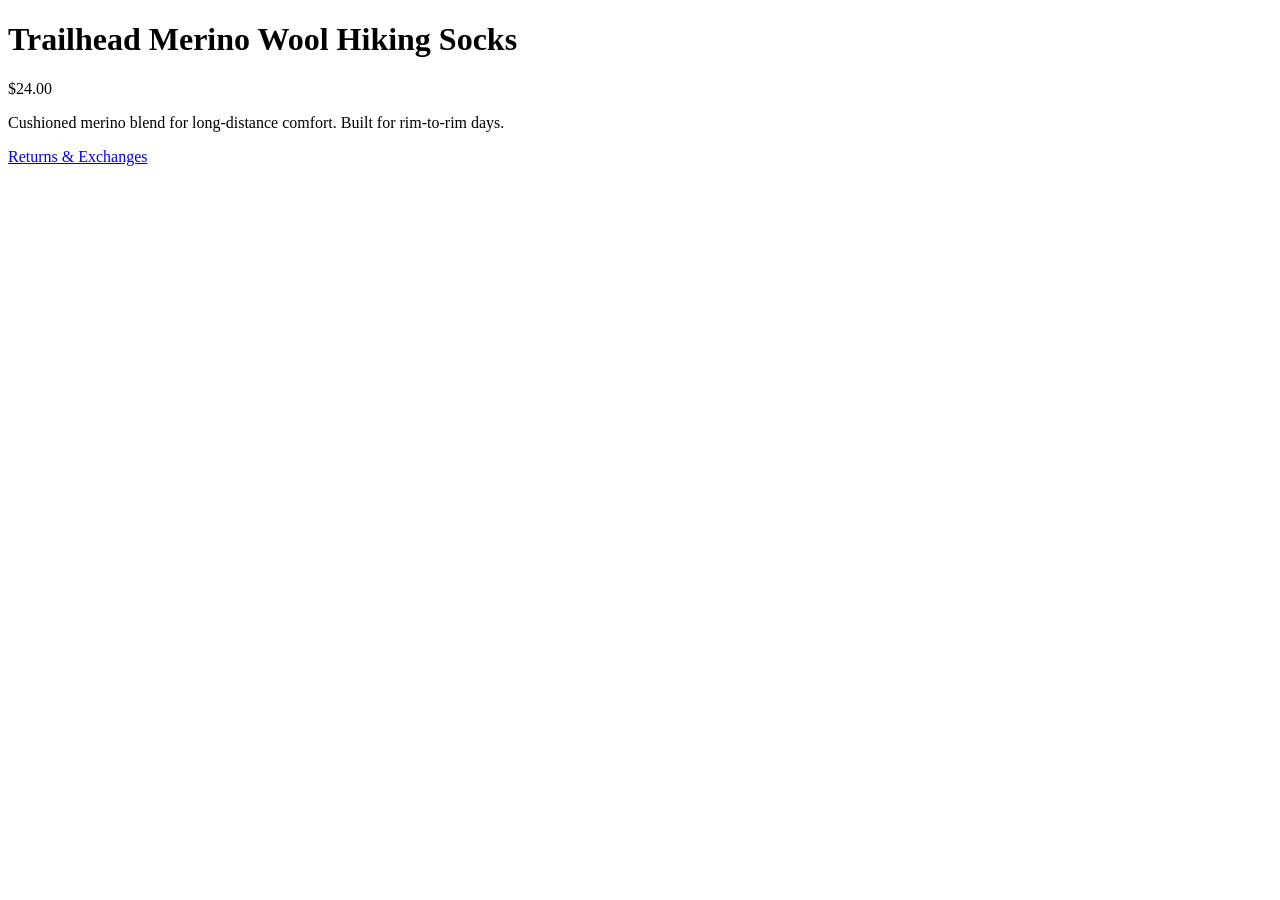
<file: readiness/sample_page.html>
<!DOCTYPE html>
<html lang="en">
<head>
  <title>Trailhead Merino Wool Hiking Socks — Summit Co.</title>
  <meta property="og:title" content="Trailhead Merino Wool Hiking Socks">
  <meta property="product:price:amount" content="24.00">
  <script type="application/ld+json">
  {
    "@context": "https://schema.org",
    "@type": "Product",
    "name": "Trailhead Merino Wool Hiking Socks",
    "offers": {
      "@type": "Offer",
      "price": "24.00",
      "priceCurrency": "USD",
      "availability": "https://schema.org/InStock"
    }
  }
  </script>
</head>
<body>
  <h1>Trailhead Merino Wool Hiking Socks</h1>
  <!-- NOTE: visible price is injected by JS below, not server-rendered -->
  <div id="price"></div>
  <p>Cushioned merino blend for long-distance comfort. Built for rim-to-rim days.</p>
  <a href="/policies/returns">Returns &amp; Exchanges</a>
  <script>
    document.getElementById('price').textContent = '$24.00';
  </script>
</body>
</html>
</file>
